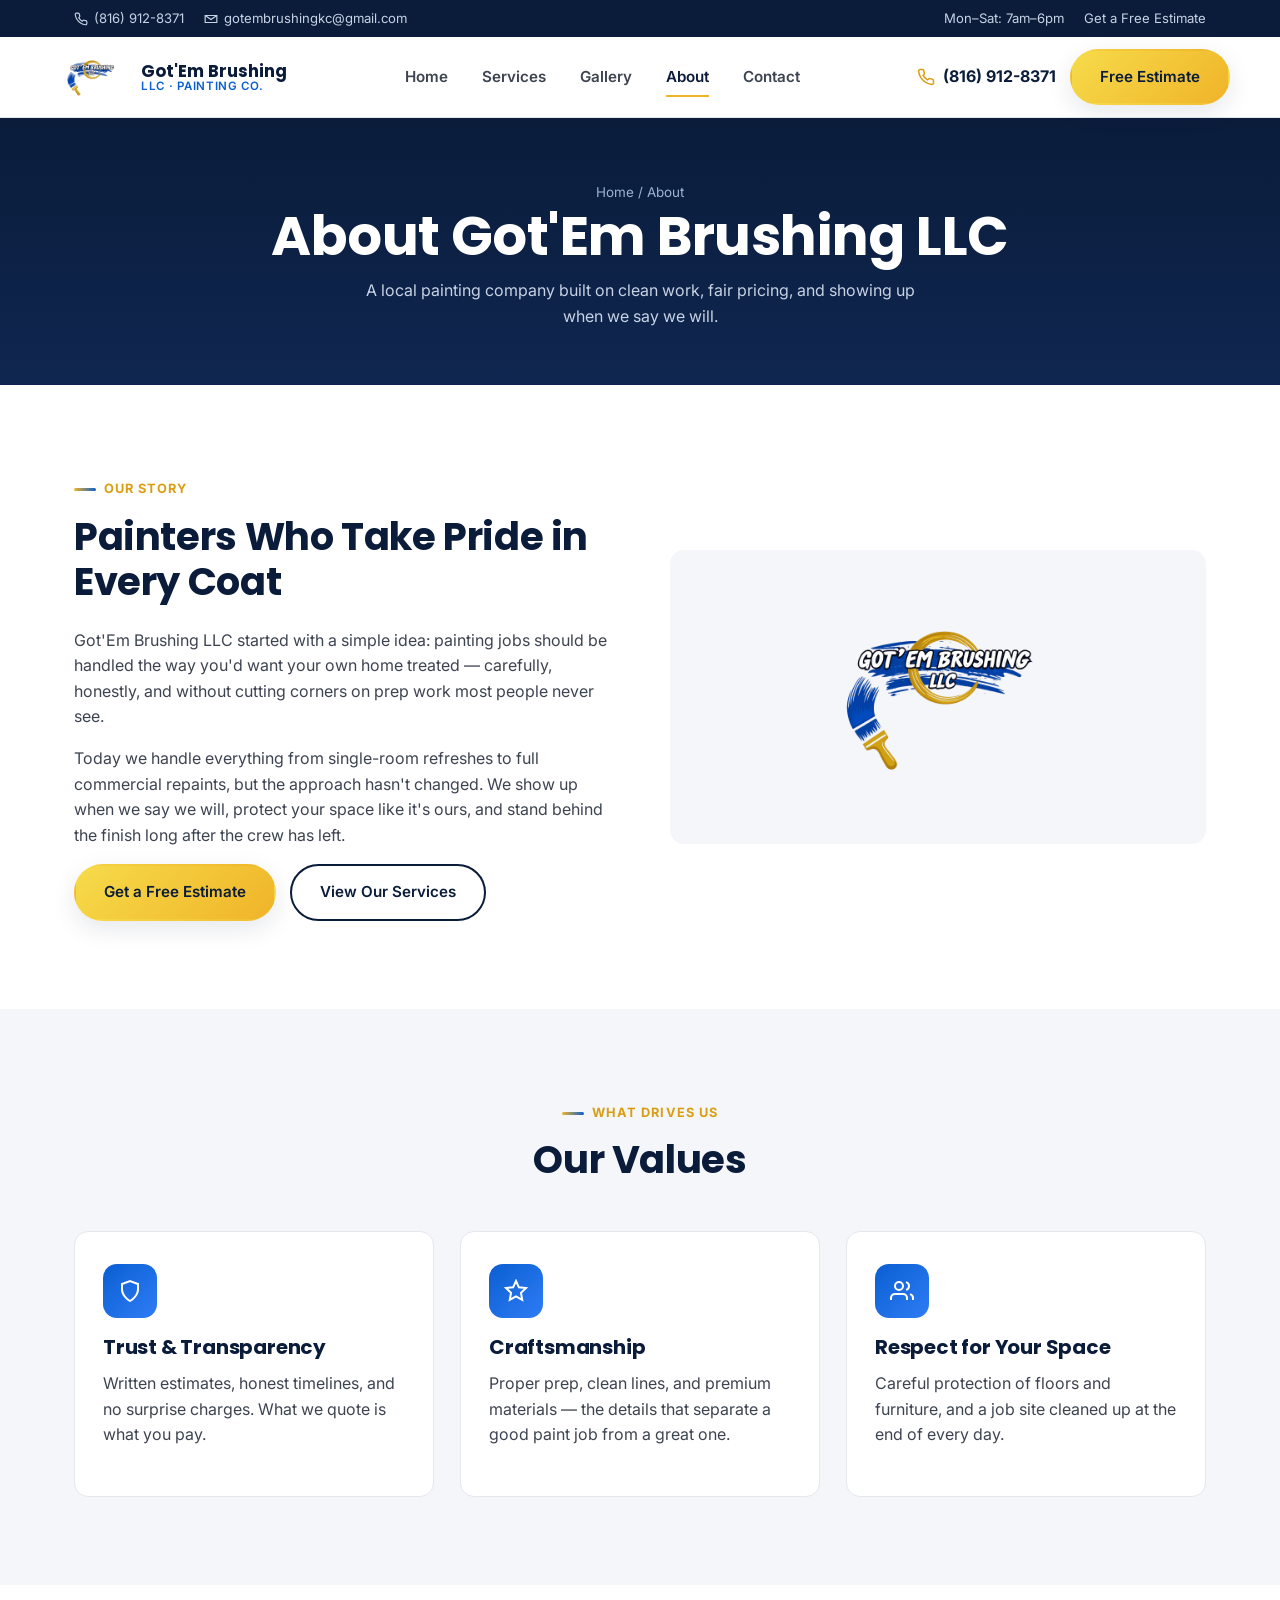
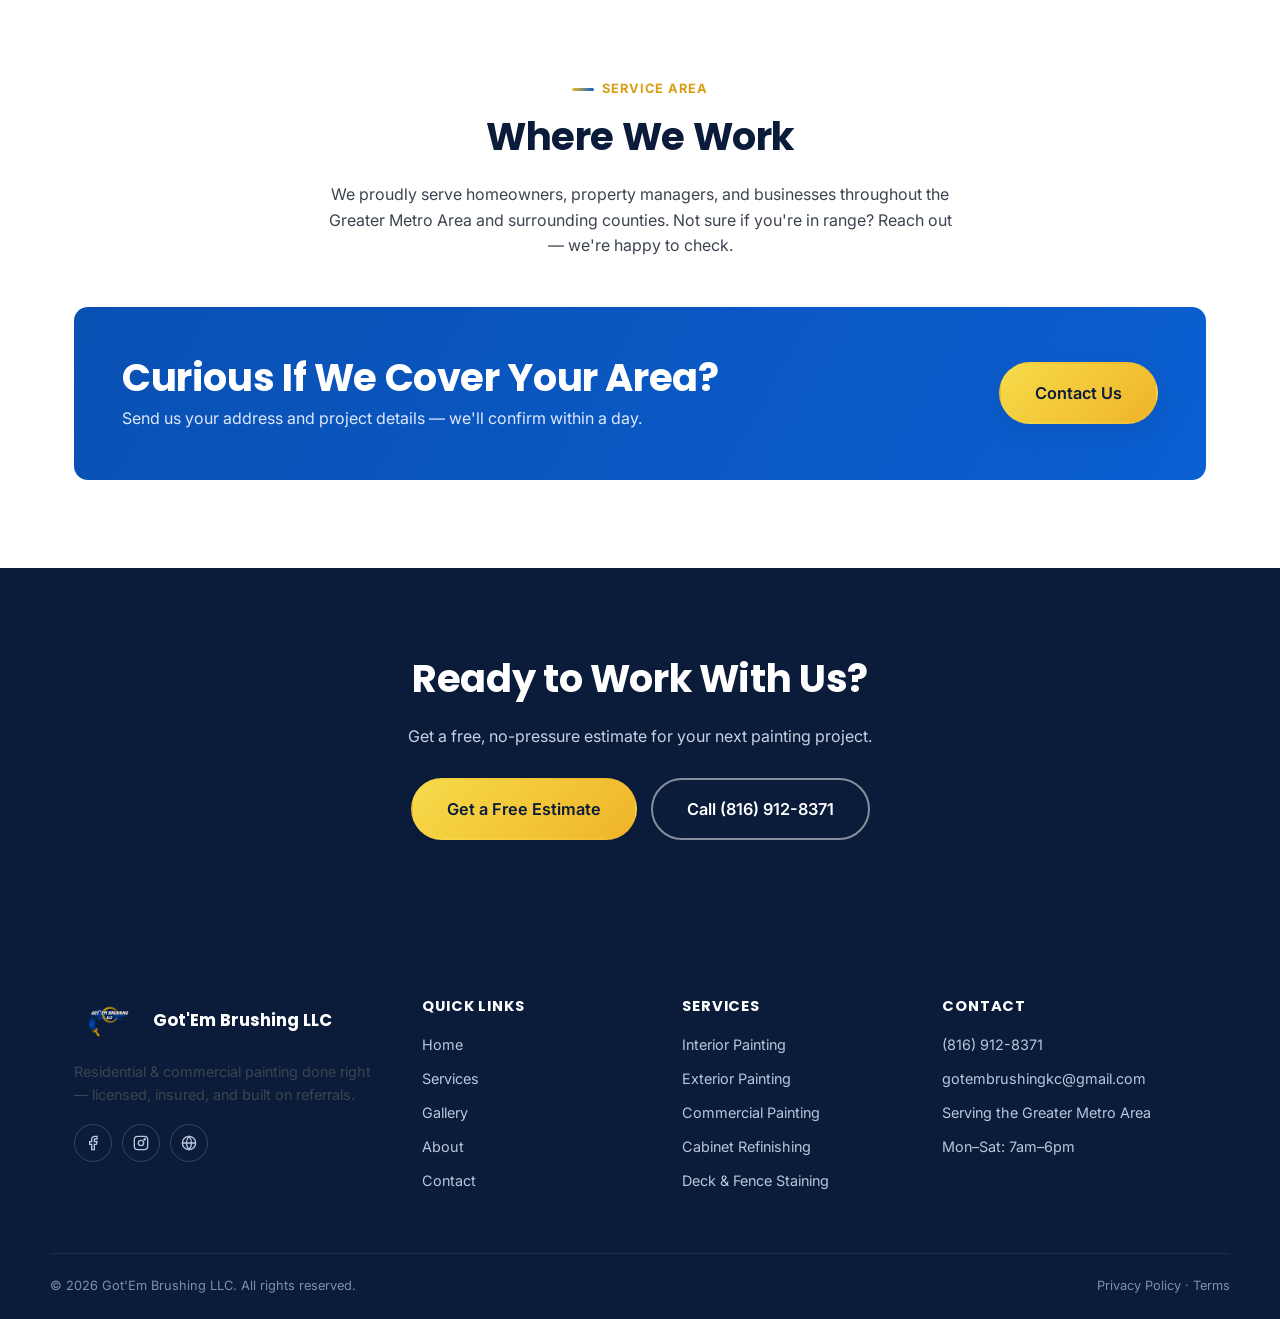
<file: gotem-brushing-site 6/about.html>
<!DOCTYPE html>
<html lang="en">
<head>
<meta charset="UTF-8">
<meta name="viewport" content="width=device-width, initial-scale=1.0">
<title>About Us | Got'Em Brushing LLC</title>
<meta name="description" content="Learn about Got'Em Brushing LLC — a licensed, insured residential and commercial painting company built on quality and trust.">
<link rel="icon" type="image/png" href="assets/images/favicon-32.png">
<link rel="preconnect" href="https://fonts.googleapis.com">
<link href="https://fonts.googleapis.com/css2?family=Inter:wght@400;500;600;700&family=Poppins:wght@600;700&display=swap" rel="stylesheet">
<link rel="stylesheet" href="css/style.css">
</head>
<body>

<div class="topbar">
  <div class="container">
    <div class="topbar-links">
      <span><svg width="14" height="14" viewBox="0 0 24 24" fill="none" stroke="currentColor" stroke-width="2"><path d="M22 16.92v3a2 2 0 0 1-2.18 2 19.79 19.79 0 0 1-8.63-3.07 19.5 19.5 0 0 1-6-6 19.79 19.79 0 0 1-3.07-8.67A2 2 0 0 1 4.11 2h3a2 2 0 0 1 2 1.72c.127.96.362 1.903.7 2.81a2 2 0 0 1-.45 2.11L8.09 9.91a16 16 0 0 0 6 6l1.27-1.27a2 2 0 0 1 2.11-.45c.907.338 1.85.573 2.81.7A2 2 0 0 1 22 16.92z"/></svg> (816) 912-8371</span>
      <span><svg width="14" height="14" viewBox="0 0 24 24" fill="none" stroke="currentColor" stroke-width="2"><path d="M22 6l-10 7L2 6"/><path d="M2 6h20v12H2z"/></svg> gotembrushingkc@gmail.com</span>
    </div>
    <div class="topbar-links">
      <span>Mon–Sat: 7am–6pm</span>
      <a href="contact.html">Get a Free Estimate</a>
    </div>
  </div>
</div>

<header class="site-header">
  <div class="container nav-wrap">
    <a href="index.html" class="brand">
      <img src="assets/images/logo.png" alt="Got'Em Brushing LLC logo">
      <span class="brand-text"><strong>Got'Em Brushing</strong><span>LLC · Painting Co.</span></span>
    </a>
    <nav class="nav-links">
      <a href="index.html">Home</a>
      <a href="services.html">Services</a>
      <a href="gallery.html">Gallery</a>
      <a href="about.html" class="active">About</a>
      <a href="contact.html">Contact</a>
    </nav>
    <div class="nav-cta">
      <a href="tel:+18169128371" class="nav-phone">
        <svg width="18" height="18" viewBox="0 0 24 24" fill="none" stroke="currentColor" stroke-width="2"><path d="M22 16.92v3a2 2 0 0 1-2.18 2 19.79 19.79 0 0 1-8.63-3.07 19.5 19.5 0 0 1-6-6 19.79 19.79 0 0 1-3.07-8.67A2 2 0 0 1 4.11 2h3a2 2 0 0 1 2 1.72c.127.96.362 1.903.7 2.81a2 2 0 0 1-.45 2.11L8.09 9.91a16 16 0 0 0 6 6l1.27-1.27a2 2 0 0 1 2.11-.45c.907.338 1.85.573 2.81.7A2 2 0 0 1 22 16.92z"/></svg>
        (816) 912-8371
      </a>
      <a href="contact.html" class="btn btn-primary">Free Estimate</a>
    </div>
    <button class="nav-toggle" aria-label="Toggle menu"><span></span></button>
  </div>
</header>

<section class="page-hero">
  <div class="container">
    <div class="breadcrumbs"><a href="index.html">Home</a> / About</div>
    <h1>About Got'Em Brushing LLC</h1>
    <p style="color:#c7d2e5;max-width:560px;margin:0 auto;">A local painting company built on clean work, fair pricing, and showing up when we say we will.</p>
  </div>
</section>

<section class="section">
  <div class="container grid-2" style="align-items:center;gap:60px;">
    <div class="reveal">
      <div class="eyebrow">Our Story</div>
      <h2>Painters Who Take Pride in Every Coat</h2>
      <p>Got'Em Brushing LLC started with a simple idea: painting jobs should be handled the way you'd want your own home treated — carefully, honestly, and without cutting corners on prep work most people never see.</p>
      <p>Today we handle everything from single-room refreshes to full commercial repaints, but the approach hasn't changed. We show up when we say we will, protect your space like it's ours, and stand behind the finish long after the crew has left.</p>
      <div class="hero-actions">
        <a href="contact.html" class="btn btn-primary">Get a Free Estimate</a>
        <a href="services.html" class="btn btn-outline-dark">View Our Services</a>
      </div>
    </div>
    <div class="reveal">
      <div class="glow" style="position:relative;display:flex;align-items:center;justify-content:center;background:var(--gray-100);border-radius:var(--radius);padding:40px;">
        <img src="assets/images/logo.png" alt="Got'Em Brushing LLC logo" style="max-width:320px;">
      </div>
    </div>
  </div>
</section>

<section class="section section-alt">
  <div class="container">
    <div class="section-head reveal">
      <div class="eyebrow">What Drives Us</div>
      <h2>Our Values</h2>
    </div>
    <div class="grid-3">
      <div class="card reveal">
        <div class="card-icon"><svg width="24" height="24" viewBox="0 0 24 24" fill="none" stroke="currentColor" stroke-width="2"><path d="M12 22s8-4.5 8-11.8V5l-8-3-8 3v5.2C4 17.5 12 22 12 22z"/></svg></div>
        <h3>Trust &amp; Transparency</h3>
        <p>Written estimates, honest timelines, and no surprise charges. What we quote is what you pay.</p>
      </div>
      <div class="card reveal">
        <div class="card-icon"><svg width="24" height="24" viewBox="0 0 24 24" fill="none" stroke="currentColor" stroke-width="2"><path d="M12 2l2.9 6.3L22 9l-5 4.9 1.2 6.9L12 17.3 5.8 20.8 7 13.9 2 9l7.1-.7z"/></svg></div>
        <h3>Craftsmanship</h3>
        <p>Proper prep, clean lines, and premium materials — the details that separate a good paint job from a great one.</p>
      </div>
      <div class="card reveal">
        <div class="card-icon"><svg width="24" height="24" viewBox="0 0 24 24" fill="none" stroke="currentColor" stroke-width="2"><path d="M17 21v-2a4 4 0 0 0-4-4H5a4 4 0 0 0-4 4v2"/><circle cx="9" cy="7" r="4"/><path d="M23 21v-2a4 4 0 0 0-3-3.87M16 3.13a4 4 0 0 1 0 7.75"/></svg></div>
        <h3>Respect for Your Space</h3>
        <p>Careful protection of floors and furniture, and a job site cleaned up at the end of every day.</p>
      </div>
    </div>
  </div>
</section>

<section class="section">
  <div class="container">
    <div class="section-head reveal">
      <div class="eyebrow">Service Area</div>
      <h2>Where We Work</h2>
      <p>We proudly serve homeowners, property managers, and businesses throughout the Greater Metro Area and surrounding counties. Not sure if you're in range? Reach out — we're happy to check.</p>
    </div>
    <div class="cta-band reveal">
      <div>
        <h2 style="margin-bottom:6px;">Curious If We Cover Your Area?</h2>
        <p>Send us your address and project details — we'll confirm within a day.</p>
      </div>
      <a href="contact.html" class="btn btn-primary btn-lg">Contact Us</a>
    </div>
  </div>
</section>

<section class="section section-navy">
  <div class="container text-center reveal">
    <h2>Ready to Work With Us?</h2>
    <p style="max-width:520px;margin:0 auto 28px;">Get a free, no-pressure estimate for your next painting project.</p>
    <div class="hero-actions" style="justify-content:center;">
      <a href="contact.html" class="btn btn-primary btn-lg">Get a Free Estimate</a>
      <a href="tel:+18169128371" class="btn btn-outline btn-lg">Call (816) 912-8371</a>
    </div>
  </div>
</section>

<footer class="site-footer">
  <div class="container footer-grid">
    <div>
      <div class="footer-brand">
        <img src="assets/images/logo.png" alt="Got'Em Brushing LLC logo">
        <strong>Got'Em Brushing LLC</strong>
      </div>
      <p style="font-size:.9rem;">Residential &amp; commercial painting done right — licensed, insured, and built on referrals.</p>
      <div class="footer-social">
        <a href="#" aria-label="Facebook"><svg width="16" height="16" viewBox="0 0 24 24" fill="none" stroke="currentColor" stroke-width="2"><path d="M18 2h-3a5 5 0 0 0-5 5v3H7v4h3v8h4v-8h3l1-4h-4V7a1 1 0 0 1 1-1h3z"/></svg></a>
        <a href="#" aria-label="Instagram"><svg width="16" height="16" viewBox="0 0 24 24" fill="none" stroke="currentColor" stroke-width="2"><rect x="2" y="2" width="20" height="20" rx="5"/><circle cx="12" cy="12" r="4"/><circle cx="17.5" cy="6.5" r="1"/></svg></a>
        <a href="#" aria-label="Google"><svg width="16" height="16" viewBox="0 0 24 24" fill="none" stroke="currentColor" stroke-width="2"><circle cx="12" cy="12" r="10"/><path d="M2 12h20M12 2a15 15 0 0 1 0 20 15 15 0 0 1 0-20z"/></svg></a>
      </div>
    </div>
    <div>
      <h4>Quick Links</h4>
      <ul>
        <li><a href="index.html">Home</a></li>
        <li><a href="services.html">Services</a></li>
        <li><a href="gallery.html">Gallery</a></li>
        <li><a href="about.html">About</a></li>
        <li><a href="contact.html">Contact</a></li>
      </ul>
    </div>
    <div>
      <h4>Services</h4>
      <ul>
        <li><a href="services.html">Interior Painting</a></li>
        <li><a href="services.html">Exterior Painting</a></li>
        <li><a href="services.html">Commercial Painting</a></li>
        <li><a href="services.html">Cabinet Refinishing</a></li>
        <li><a href="services.html">Deck &amp; Fence Staining</a></li>
      </ul>
    </div>
    <div>
      <h4>Contact</h4>
      <ul>
        <li><a href="tel:+18169128371">(816) 912-8371</a></li>
        <li><a href="mailto:gotembrushingkc@gmail.com">gotembrushingkc@gmail.com</a></li>
        <li>Serving the Greater Metro Area</li>
        <li>Mon–Sat: 7am–6pm</li>
      </ul>
    </div>
  </div>
  <div class="container footer-bottom">
    <span>© <span class="current-year">2026</span> Got'Em Brushing LLC. All rights reserved.</span>
    <span><a href="#">Privacy Policy</a> · <a href="#">Terms</a></span>
  </div>
</footer>

<div class="mobile-call-bar">
  <a href="tel:+18169128371">
    <svg width="18" height="18" viewBox="0 0 24 24" fill="none" stroke="currentColor" stroke-width="2"><path d="M22 16.92v3a2 2 0 0 1-2.18 2 19.79 19.79 0 0 1-8.63-3.07 19.5 19.5 0 0 1-6-6 19.79 19.79 0 0 1-3.07-8.67A2 2 0 0 1 4.11 2h3a2 2 0 0 1 2 1.72c.127.96.362 1.903.7 2.81a2 2 0 0 1-.45 2.11L8.09 9.91a16 16 0 0 0 6 6l1.27-1.27a2 2 0 0 1 2.11-.45c.907.338 1.85.573 2.81.7A2 2 0 0 1 22 16.92z"/></svg>
    Call Now — Free Estimate
  </a>
</div>

<button class="back-to-top" aria-label="Back to top">
  <svg width="18" height="18" viewBox="0 0 24 24" fill="none" stroke="currentColor" stroke-width="2"><path d="M12 19V5M5 12l7-7 7 7"/></svg>
</button>

<script src="js/main.js"></script>
</body>
</html>
</file>
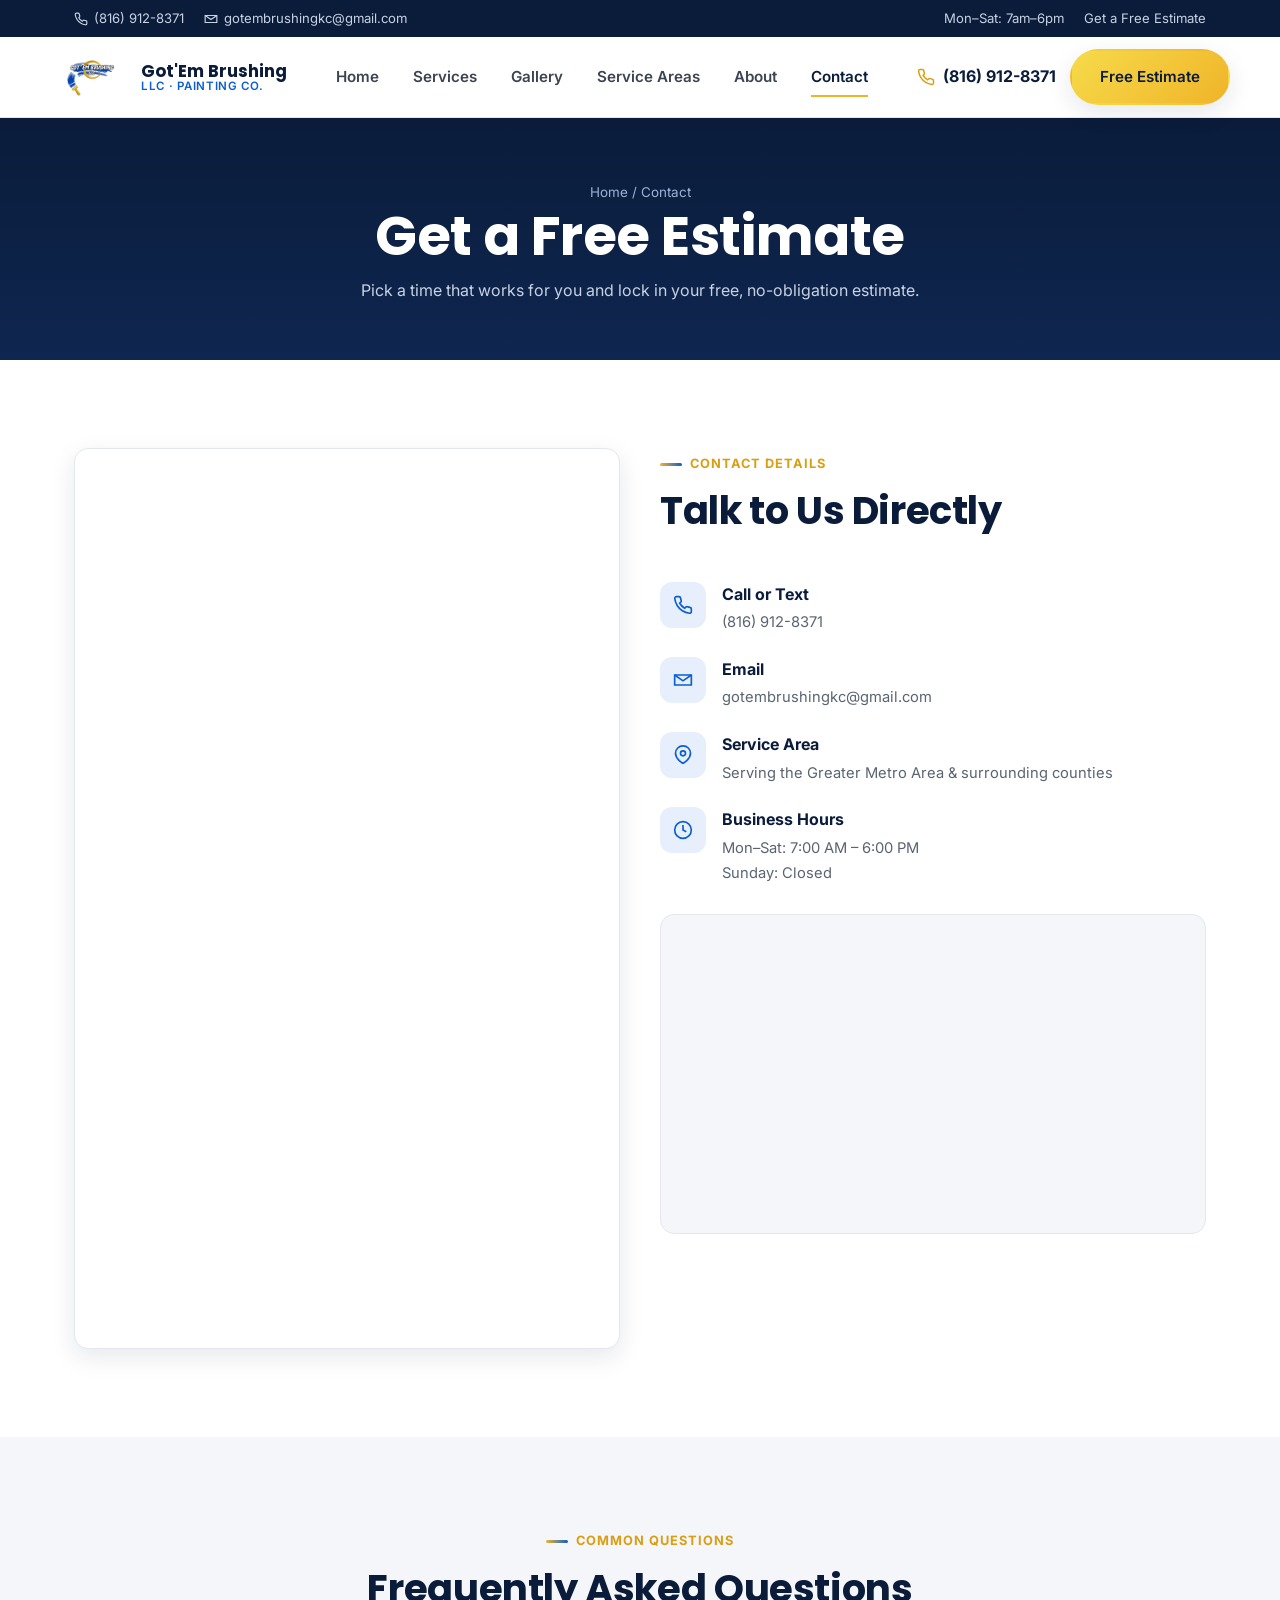
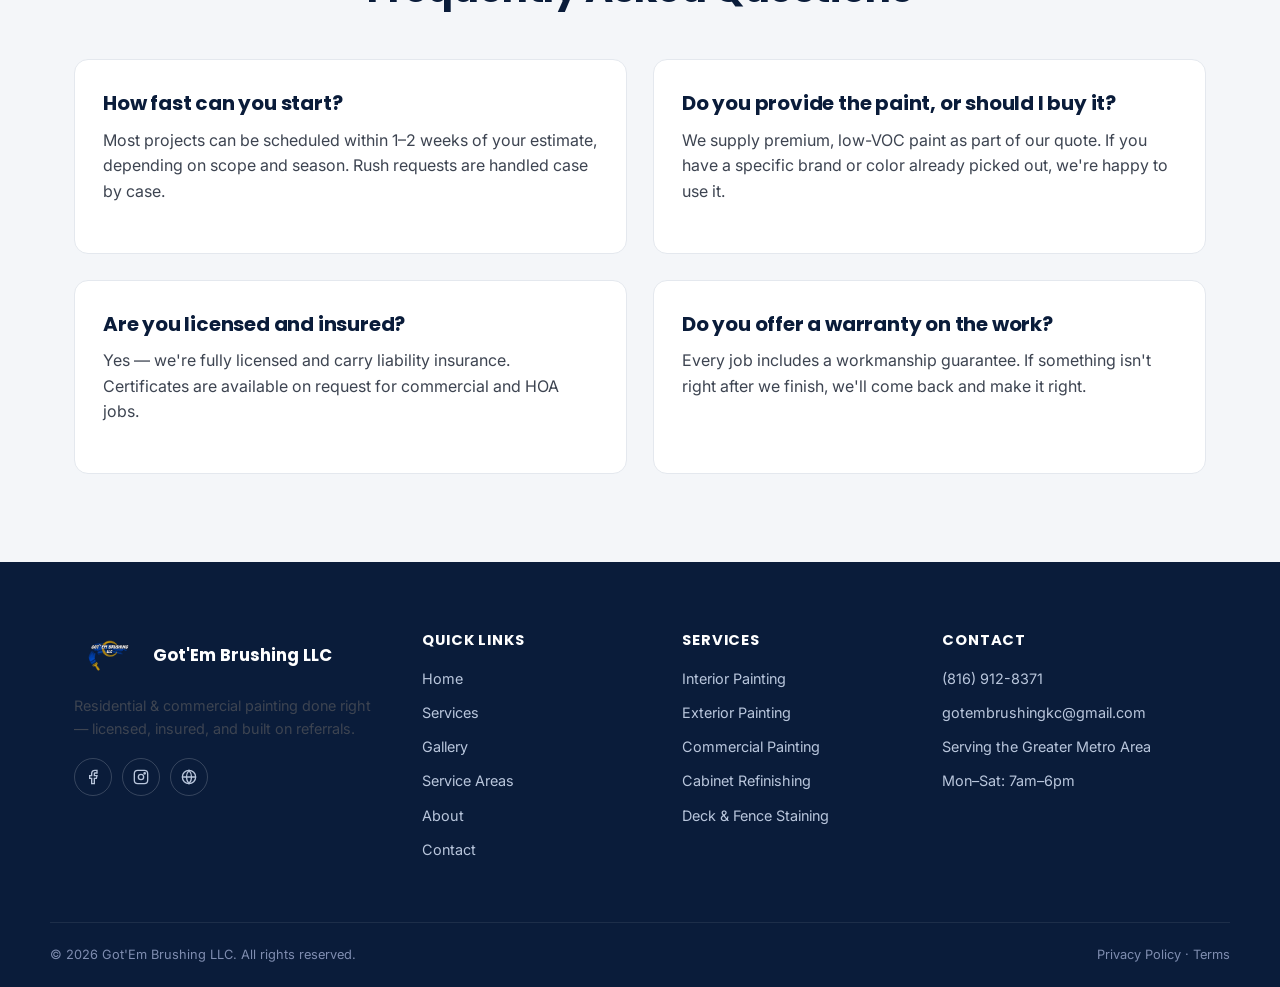
<file: gotem-brushing-site 6/contact.html>
<!DOCTYPE html>
<html lang="en">
<head>
<meta charset="UTF-8">
<meta name="viewport" content="width=device-width, initial-scale=1.0">
<title>Contact | Got'Em Brushing LLC</title>
<meta name="description" content="Request a free painting estimate from Got'Em Brushing LLC. Call, email, or fill out our contact form.">
<link rel="icon" type="image/png" href="assets/images/favicon-32.png">
<link rel="preconnect" href="https://fonts.googleapis.com">
<link href="https://fonts.googleapis.com/css2?family=Inter:wght@400;500;600;700&family=Poppins:wght@600;700&display=swap" rel="stylesheet">
<link rel="stylesheet" href="css/style.css">
</head>
<body>

<div class="topbar">
  <div class="container">
    <div class="topbar-links">
      <span><svg width="14" height="14" viewBox="0 0 24 24" fill="none" stroke="currentColor" stroke-width="2"><path d="M22 16.92v3a2 2 0 0 1-2.18 2 19.79 19.79 0 0 1-8.63-3.07 19.5 19.5 0 0 1-6-6 19.79 19.79 0 0 1-3.07-8.67A2 2 0 0 1 4.11 2h3a2 2 0 0 1 2 1.72c.127.96.362 1.903.7 2.81a2 2 0 0 1-.45 2.11L8.09 9.91a16 16 0 0 0 6 6l1.27-1.27a2 2 0 0 1 2.11-.45c.907.338 1.85.573 2.81.7A2 2 0 0 1 22 16.92z"/></svg> (816) 912-8371</span>
      <span><svg width="14" height="14" viewBox="0 0 24 24" fill="none" stroke="currentColor" stroke-width="2"><path d="M22 6l-10 7L2 6"/><path d="M2 6h20v12H2z"/></svg> gotembrushingkc@gmail.com</span>
    </div>
    <div class="topbar-links">
      <span>Mon–Sat: 7am–6pm</span>
      <a href="contact.html">Get a Free Estimate</a>
    </div>
  </div>
</div>

<header class="site-header">
  <div class="container nav-wrap">
    <a href="index.html" class="brand">
      <img src="assets/images/logo.png" alt="Got'Em Brushing LLC logo">
      <span class="brand-text"><strong>Got'Em Brushing</strong><span>LLC · Painting Co.</span></span>
    </a>
    <nav class="nav-links">
      <a href="index.html">Home</a>
      <a href="services.html">Services</a>
      <a href="gallery.html">Gallery</a>
      <a href="service-areas.html">Service Areas</a>
      <a href="about.html">About</a>
      <a href="contact.html" class="active">Contact</a>
    </nav>
    <div class="nav-cta">
      <a href="tel:+18169128371" class="nav-phone">
        <svg width="18" height="18" viewBox="0 0 24 24" fill="none" stroke="currentColor" stroke-width="2"><path d="M22 16.92v3a2 2 0 0 1-2.18 2 19.79 19.79 0 0 1-8.63-3.07 19.5 19.5 0 0 1-6-6 19.79 19.79 0 0 1-3.07-8.67A2 2 0 0 1 4.11 2h3a2 2 0 0 1 2 1.72c.127.96.362 1.903.7 2.81a2 2 0 0 1-.45 2.11L8.09 9.91a16 16 0 0 0 6 6l1.27-1.27a2 2 0 0 1 2.11-.45c.907.338 1.85.573 2.81.7A2 2 0 0 1 22 16.92z"/></svg>
        (816) 912-8371
      </a>
      <a href="contact.html" class="btn btn-primary">Free Estimate</a>
    </div>
    <button class="nav-toggle" aria-label="Toggle menu"><span></span></button>
  </div>
</header>

<section class="page-hero">
  <div class="container">
    <div class="breadcrumbs"><a href="index.html">Home</a> / Contact</div>
    <h1>Get a Free Estimate</h1>
    <p style="color:#c7d2e5;max-width:560px;margin:0 auto;">Pick a time that works for you and lock in your free, no-obligation estimate.</p>
  </div>
</section>

<section class="section">
  <div class="container grid-2" style="align-items:flex-start;gap:40px;">

    <div class="reveal">
      <div class="form-card">
        <iframe src="https://api.leadconnectorhq.com/widget/booking/5ItWPqZnOYiWId1O73q8" allow="payment" style="width: 100%;height:820px;border:none;overflow: hidden;border-radius:8px;" scrolling="no" id="5ItWPqZnOYiWId1O73q8_1785346264554"></iframe>
      </div>
    </div>

    <div class="reveal">
      <div class="section-head left mt-0">
        <div class="eyebrow">Contact Details</div>
        <h2>Talk to Us Directly</h2>
      </div>
      <div class="contact-info-list">
        <div class="contact-info-item">
          <div class="ico"><svg width="20" height="20" viewBox="0 0 24 24" fill="none" stroke="currentColor" stroke-width="2"><path d="M22 16.92v3a2 2 0 0 1-2.18 2 19.79 19.79 0 0 1-8.63-3.07 19.5 19.5 0 0 1-6-6 19.79 19.79 0 0 1-3.07-8.67A2 2 0 0 1 4.11 2h3a2 2 0 0 1 2 1.72c.127.96.362 1.903.7 2.81a2 2 0 0 1-.45 2.11L8.09 9.91a16 16 0 0 0 6 6l1.27-1.27a2 2 0 0 1 2.11-.45c.907.338 1.85.573 2.81.7A2 2 0 0 1 22 16.92z"/></svg></div>
          <div><strong>Call or Text</strong><a href="tel:+18169128371">(816) 912-8371</a></div>
        </div>
        <div class="contact-info-item">
          <div class="ico"><svg width="20" height="20" viewBox="0 0 24 24" fill="none" stroke="currentColor" stroke-width="2"><path d="M22 6l-10 7L2 6"/><path d="M2 6h20v12H2z"/></svg></div>
          <div><strong>Email</strong><a href="mailto:gotembrushingkc@gmail.com">gotembrushingkc@gmail.com</a></div>
        </div>
        <div class="contact-info-item">
          <div class="ico"><svg width="20" height="20" viewBox="0 0 24 24" fill="none" stroke="currentColor" stroke-width="2"><path d="M21 10c0 7-9 12-9 12s-9-5-9-12a9 9 0 0 1 18 0z"/><circle cx="12" cy="10" r="3"/></svg></div>
          <div><strong>Service Area</strong><span>Serving the Greater Metro Area &amp; surrounding counties</span></div>
        </div>
        <div class="contact-info-item">
          <div class="ico"><svg width="20" height="20" viewBox="0 0 24 24" fill="none" stroke="currentColor" stroke-width="2"><circle cx="12" cy="12" r="10"/><path d="M12 6v6l4 2"/></svg></div>
          <div><strong>Business Hours</strong><span>Mon–Sat: 7:00 AM – 6:00 PM<br>Sunday: Closed</span></div>
        </div>
      </div>

      <div class="map-embed" style="margin-top:28px;">
        <iframe
          src="https://maps.google.com/maps?q=Kansas+City,+MO&z=10&output=embed"
          title="Got'Em Brushing LLC service area — Kansas City, MO"
          loading="lazy"
          referrerpolicy="no-referrer-when-downgrade">
        </iframe>
      </div>
    </div>

  </div>
</section>

<section class="section section-alt">
  <div class="container">
    <div class="section-head reveal">
      <div class="eyebrow">Common Questions</div>
      <h2>Frequently Asked Questions</h2>
    </div>
    <div class="grid-2">
      <div class="card reveal">
        <h3>How fast can you start?</h3>
        <p>Most projects can be scheduled within 1–2 weeks of your estimate, depending on scope and season. Rush requests are handled case by case.</p>
      </div>
      <div class="card reveal">
        <h3>Do you provide the paint, or should I buy it?</h3>
        <p>We supply premium, low-VOC paint as part of our quote. If you have a specific brand or color already picked out, we're happy to use it.</p>
      </div>
      <div class="card reveal">
        <h3>Are you licensed and insured?</h3>
        <p>Yes — we're fully licensed and carry liability insurance. Certificates are available on request for commercial and HOA jobs.</p>
      </div>
      <div class="card reveal">
        <h3>Do you offer a warranty on the work?</h3>
        <p>Every job includes a workmanship guarantee. If something isn't right after we finish, we'll come back and make it right.</p>
      </div>
    </div>
  </div>
</section>

<footer class="site-footer">
  <div class="container footer-grid">
    <div>
      <div class="footer-brand">
        <img src="assets/images/logo.png" alt="Got'Em Brushing LLC logo">
        <strong>Got'Em Brushing LLC</strong>
      </div>
      <p style="font-size:.9rem;">Residential &amp; commercial painting done right — licensed, insured, and built on referrals.</p>
      <div class="footer-social">
        <a href="#" aria-label="Facebook"><svg width="16" height="16" viewBox="0 0 24 24" fill="none" stroke="currentColor" stroke-width="2"><path d="M18 2h-3a5 5 0 0 0-5 5v3H7v4h3v8h4v-8h3l1-4h-4V7a1 1 0 0 1 1-1h3z"/></svg></a>
        <a href="#" aria-label="Instagram"><svg width="16" height="16" viewBox="0 0 24 24" fill="none" stroke="currentColor" stroke-width="2"><rect x="2" y="2" width="20" height="20" rx="5"/><circle cx="12" cy="12" r="4"/><circle cx="17.5" cy="6.5" r="1"/></svg></a>
        <a href="#" aria-label="Google"><svg width="16" height="16" viewBox="0 0 24 24" fill="none" stroke="currentColor" stroke-width="2"><circle cx="12" cy="12" r="10"/><path d="M2 12h20M12 2a15 15 0 0 1 0 20 15 15 0 0 1 0-20z"/></svg></a>
      </div>
    </div>
    <div>
      <h4>Quick Links</h4>
      <ul>
        <li><a href="index.html">Home</a></li>
        <li><a href="services.html">Services</a></li>
        <li><a href="gallery.html">Gallery</a></li>
        <li><a href="service-areas.html">Service Areas</a></li>
        <li><a href="about.html">About</a></li>
        <li><a href="contact.html">Contact</a></li>
      </ul>
    </div>
    <div>
      <h4>Services</h4>
      <ul>
        <li><a href="services.html">Interior Painting</a></li>
        <li><a href="services.html">Exterior Painting</a></li>
        <li><a href="services.html">Commercial Painting</a></li>
        <li><a href="services.html">Cabinet Refinishing</a></li>
        <li><a href="services.html">Deck &amp; Fence Staining</a></li>
      </ul>
    </div>
    <div>
      <h4>Contact</h4>
      <ul>
        <li><a href="tel:+18169128371">(816) 912-8371</a></li>
        <li><a href="mailto:gotembrushingkc@gmail.com">gotembrushingkc@gmail.com</a></li>
        <li>Serving the Greater Metro Area</li>
        <li>Mon–Sat: 7am–6pm</li>
      </ul>
    </div>
  </div>
  <div class="container footer-bottom">
    <span>© <span class="current-year">2026</span> Got'Em Brushing LLC. All rights reserved.</span>
    <span><a href="#">Privacy Policy</a> · <a href="#">Terms</a></span>
  </div>
</footer>

<div class="mobile-call-bar">
  <a href="tel:+18169128371">
    <svg width="18" height="18" viewBox="0 0 24 24" fill="none" stroke="currentColor" stroke-width="2"><path d="M22 16.92v3a2 2 0 0 1-2.18 2 19.79 19.79 0 0 1-8.63-3.07 19.5 19.5 0 0 1-6-6 19.79 19.79 0 0 1-3.07-8.67A2 2 0 0 1 4.11 2h3a2 2 0 0 1 2 1.72c.127.96.362 1.903.7 2.81a2 2 0 0 1-.45 2.11L8.09 9.91a16 16 0 0 0 6 6l1.27-1.27a2 2 0 0 1 2.11-.45c.907.338 1.85.573 2.81.7A2 2 0 0 1 22 16.92z"/></svg>
    Call Now — Free Estimate
  </a>
</div>

<button class="back-to-top" aria-label="Back to top">
  <svg width="18" height="18" viewBox="0 0 24 24" fill="none" stroke="currentColor" stroke-width="2"><path d="M12 19V5M5 12l7-7 7 7"/></svg>
</button>

<script src="js/main.js"></script>
<script src="https://link.msgsndr.com/js/form_embed.js"></script>
</body>
</html>
</file>
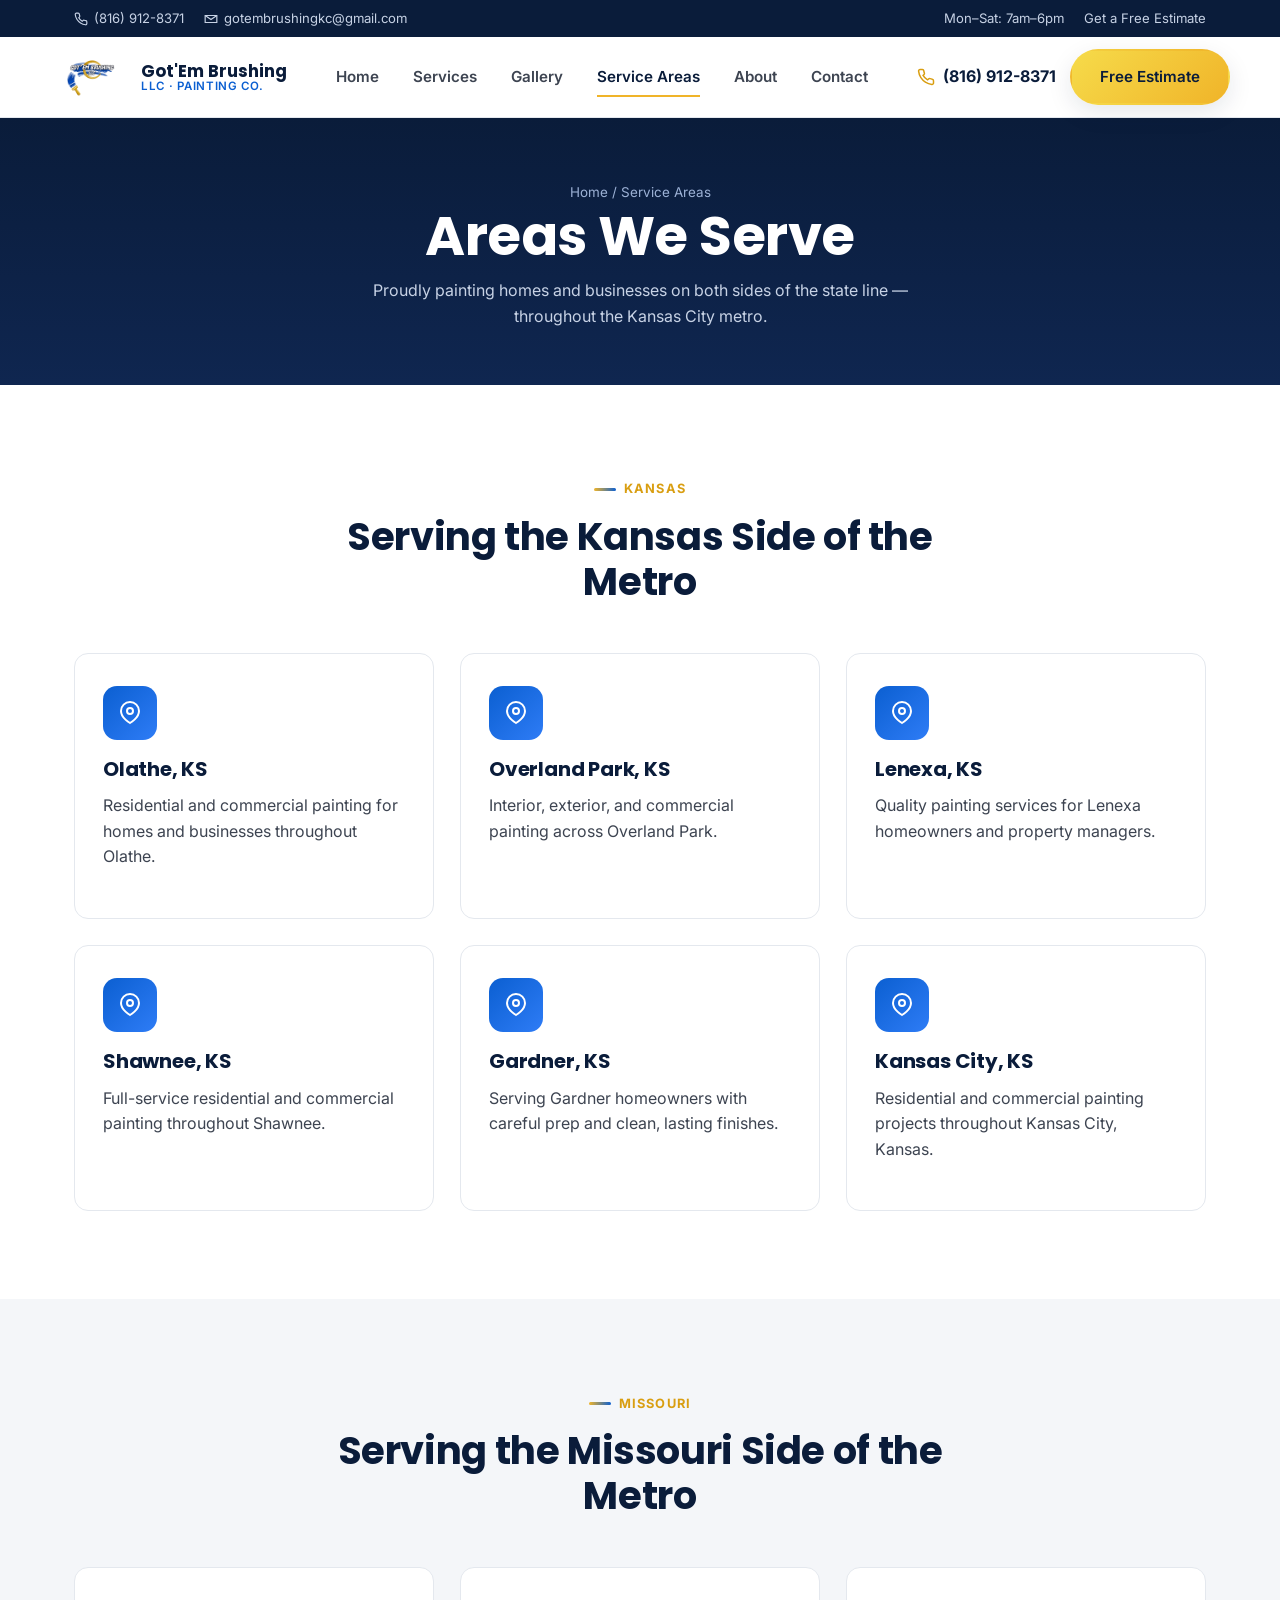
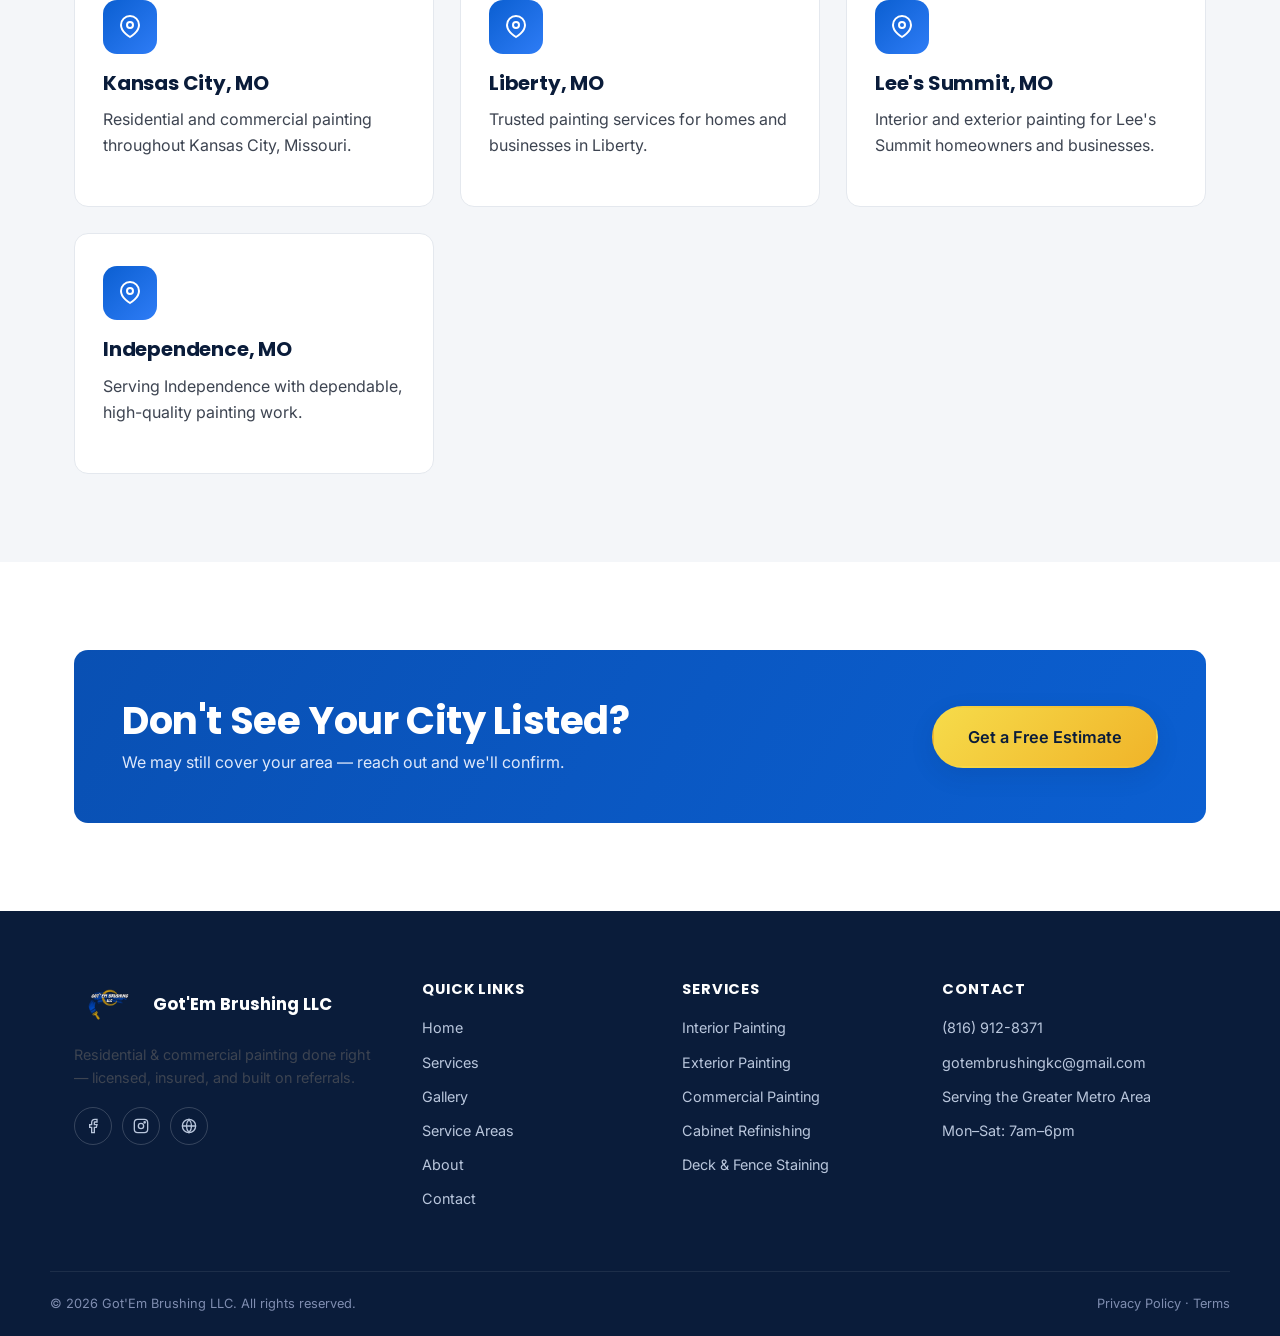
<file: gotem-brushing-site 6/service-areas.html>
<!DOCTYPE html>
<html lang="en">
<head>
<meta charset="UTF-8">
<meta name="viewport" content="width=device-width, initial-scale=1.0">
<title>Service Areas | Got'Em Brushing LLC</title>
<meta name="description" content="Got'Em Brushing LLC provides residential and commercial painting throughout the Kansas City metro, including Olathe, Overland Park, Lenexa, Shawnee, Gardner, Kansas City KS, Kansas City MO, Liberty, Lee's Summit, and Independence.">
<link rel="icon" type="image/png" href="assets/images/favicon-32.png">
<link rel="preconnect" href="https://fonts.googleapis.com">
<link href="https://fonts.googleapis.com/css2?family=Inter:wght@400;500;600;700&family=Poppins:wght@600;700&display=swap" rel="stylesheet">
<link rel="stylesheet" href="css/style.css">
</head>
<body>

<div class="topbar">
  <div class="container">
    <div class="topbar-links">
      <span><svg width="14" height="14" viewBox="0 0 24 24" fill="none" stroke="currentColor" stroke-width="2"><path d="M22 16.92v3a2 2 0 0 1-2.18 2 19.79 19.79 0 0 1-8.63-3.07 19.5 19.5 0 0 1-6-6 19.79 19.79 0 0 1-3.07-8.67A2 2 0 0 1 4.11 2h3a2 2 0 0 1 2 1.72c.127.96.362 1.903.7 2.81a2 2 0 0 1-.45 2.11L8.09 9.91a16 16 0 0 0 6 6l1.27-1.27a2 2 0 0 1 2.11-.45c.907.338 1.85.573 2.81.7A2 2 0 0 1 22 16.92z"/></svg> (816) 912-8371</span>
      <span><svg width="14" height="14" viewBox="0 0 24 24" fill="none" stroke="currentColor" stroke-width="2"><path d="M22 6l-10 7L2 6"/><path d="M2 6h20v12H2z"/></svg> gotembrushingkc@gmail.com</span>
    </div>
    <div class="topbar-links">
      <span>Mon–Sat: 7am–6pm</span>
      <a href="contact.html">Get a Free Estimate</a>
    </div>
  </div>
</div>

<header class="site-header">
  <div class="container nav-wrap">
    <a href="index.html" class="brand">
      <img src="assets/images/logo.png" alt="Got'Em Brushing LLC logo">
      <span class="brand-text"><strong>Got'Em Brushing</strong><span>LLC · Painting Co.</span></span>
    </a>
    <nav class="nav-links">
      <a href="index.html">Home</a>
      <a href="services.html">Services</a>
      <a href="gallery.html">Gallery</a>
      <a href="service-areas.html" class="active">Service Areas</a>
      <a href="about.html">About</a>
      <a href="contact.html">Contact</a>
    </nav>
    <div class="nav-cta">
      <a href="tel:+18169128371" class="nav-phone">
        <svg width="18" height="18" viewBox="0 0 24 24" fill="none" stroke="currentColor" stroke-width="2"><path d="M22 16.92v3a2 2 0 0 1-2.18 2 19.79 19.79 0 0 1-8.63-3.07 19.5 19.5 0 0 1-6-6 19.79 19.79 0 0 1-3.07-8.67A2 2 0 0 1 4.11 2h3a2 2 0 0 1 2 1.72c.127.96.362 1.903.7 2.81a2 2 0 0 1-.45 2.11L8.09 9.91a16 16 0 0 0 6 6l1.27-1.27a2 2 0 0 1 2.11-.45c.907.338 1.85.573 2.81.7A2 2 0 0 1 22 16.92z"/></svg>
        (816) 912-8371
      </a>
      <a href="contact.html" class="btn btn-primary">Free Estimate</a>
    </div>
    <button class="nav-toggle" aria-label="Toggle menu"><span></span></button>
  </div>
</header>

<section class="page-hero">
  <div class="container">
    <div class="breadcrumbs"><a href="index.html">Home</a> / Service Areas</div>
    <h1>Areas We Serve</h1>
    <p style="color:#c7d2e5;max-width:620px;margin:0 auto;">Proudly painting homes and businesses on both sides of the state line — throughout the Kansas City metro.</p>
  </div>
</section>

<section class="section">
  <div class="container">
    <div class="section-head reveal">
      <div class="eyebrow">Kansas</div>
      <h2>Serving the Kansas Side of the Metro</h2>
    </div>
    <div class="grid-3">
      <div class="card reveal">
        <div class="card-icon"><svg width="24" height="24" viewBox="0 0 24 24" fill="none" stroke="currentColor" stroke-width="2"><path d="M21 10c0 7-9 12-9 12s-9-5-9-12a9 9 0 0 1 18 0z"/><circle cx="12" cy="10" r="3"/></svg></div>
        <h3>Olathe, KS</h3>
        <p>Residential and commercial painting for homes and businesses throughout Olathe.</p>
      </div>
      <div class="card reveal">
        <div class="card-icon"><svg width="24" height="24" viewBox="0 0 24 24" fill="none" stroke="currentColor" stroke-width="2"><path d="M21 10c0 7-9 12-9 12s-9-5-9-12a9 9 0 0 1 18 0z"/><circle cx="12" cy="10" r="3"/></svg></div>
        <h3>Overland Park, KS</h3>
        <p>Interior, exterior, and commercial painting across Overland Park.</p>
      </div>
      <div class="card reveal">
        <div class="card-icon"><svg width="24" height="24" viewBox="0 0 24 24" fill="none" stroke="currentColor" stroke-width="2"><path d="M21 10c0 7-9 12-9 12s-9-5-9-12a9 9 0 0 1 18 0z"/><circle cx="12" cy="10" r="3"/></svg></div>
        <h3>Lenexa, KS</h3>
        <p>Quality painting services for Lenexa homeowners and property managers.</p>
      </div>
      <div class="card reveal">
        <div class="card-icon"><svg width="24" height="24" viewBox="0 0 24 24" fill="none" stroke="currentColor" stroke-width="2"><path d="M21 10c0 7-9 12-9 12s-9-5-9-12a9 9 0 0 1 18 0z"/><circle cx="12" cy="10" r="3"/></svg></div>
        <h3>Shawnee, KS</h3>
        <p>Full-service residential and commercial painting throughout Shawnee.</p>
      </div>
      <div class="card reveal">
        <div class="card-icon"><svg width="24" height="24" viewBox="0 0 24 24" fill="none" stroke="currentColor" stroke-width="2"><path d="M21 10c0 7-9 12-9 12s-9-5-9-12a9 9 0 0 1 18 0z"/><circle cx="12" cy="10" r="3"/></svg></div>
        <h3>Gardner, KS</h3>
        <p>Serving Gardner homeowners with careful prep and clean, lasting finishes.</p>
      </div>
      <div class="card reveal">
        <div class="card-icon"><svg width="24" height="24" viewBox="0 0 24 24" fill="none" stroke="currentColor" stroke-width="2"><path d="M21 10c0 7-9 12-9 12s-9-5-9-12a9 9 0 0 1 18 0z"/><circle cx="12" cy="10" r="3"/></svg></div>
        <h3>Kansas City, KS</h3>
        <p>Residential and commercial painting projects throughout Kansas City, Kansas.</p>
      </div>
    </div>
  </div>
</section>

<section class="section section-alt">
  <div class="container">
    <div class="section-head reveal">
      <div class="eyebrow">Missouri</div>
      <h2>Serving the Missouri Side of the Metro</h2>
    </div>
    <div class="grid-3">
      <div class="card reveal">
        <div class="card-icon"><svg width="24" height="24" viewBox="0 0 24 24" fill="none" stroke="currentColor" stroke-width="2"><path d="M21 10c0 7-9 12-9 12s-9-5-9-12a9 9 0 0 1 18 0z"/><circle cx="12" cy="10" r="3"/></svg></div>
        <h3>Kansas City, MO</h3>
        <p>Residential and commercial painting throughout Kansas City, Missouri.</p>
      </div>
      <div class="card reveal">
        <div class="card-icon"><svg width="24" height="24" viewBox="0 0 24 24" fill="none" stroke="currentColor" stroke-width="2"><path d="M21 10c0 7-9 12-9 12s-9-5-9-12a9 9 0 0 1 18 0z"/><circle cx="12" cy="10" r="3"/></svg></div>
        <h3>Liberty, MO</h3>
        <p>Trusted painting services for homes and businesses in Liberty.</p>
      </div>
      <div class="card reveal">
        <div class="card-icon"><svg width="24" height="24" viewBox="0 0 24 24" fill="none" stroke="currentColor" stroke-width="2"><path d="M21 10c0 7-9 12-9 12s-9-5-9-12a9 9 0 0 1 18 0z"/><circle cx="12" cy="10" r="3"/></svg></div>
        <h3>Lee's Summit, MO</h3>
        <p>Interior and exterior painting for Lee's Summit homeowners and businesses.</p>
      </div>
      <div class="card reveal">
        <div class="card-icon"><svg width="24" height="24" viewBox="0 0 24 24" fill="none" stroke="currentColor" stroke-width="2"><path d="M21 10c0 7-9 12-9 12s-9-5-9-12a9 9 0 0 1 18 0z"/><circle cx="12" cy="10" r="3"/></svg></div>
        <h3>Independence, MO</h3>
        <p>Serving Independence with dependable, high-quality painting work.</p>
      </div>
    </div>
  </div>
</section>

<section class="section">
  <div class="container">
    <div class="cta-band reveal">
      <div>
        <h2 style="margin-bottom:6px;">Don't See Your City Listed?</h2>
        <p>We may still cover your area — reach out and we'll confirm.</p>
      </div>
      <a href="contact.html" class="btn btn-primary btn-lg">Get a Free Estimate</a>
    </div>
  </div>
</section>

<footer class="site-footer">
  <div class="container footer-grid">
    <div>
      <div class="footer-brand">
        <img src="assets/images/logo.png" alt="Got'Em Brushing LLC logo">
        <strong>Got'Em Brushing LLC</strong>
      </div>
      <p style="font-size:.9rem;">Residential &amp; commercial painting done right — licensed, insured, and built on referrals.</p>
      <div class="footer-social">
        <a href="#" aria-label="Facebook"><svg width="16" height="16" viewBox="0 0 24 24" fill="none" stroke="currentColor" stroke-width="2"><path d="M18 2h-3a5 5 0 0 0-5 5v3H7v4h3v8h4v-8h3l1-4h-4V7a1 1 0 0 1 1-1h3z"/></svg></a>
        <a href="#" aria-label="Instagram"><svg width="16" height="16" viewBox="0 0 24 24" fill="none" stroke="currentColor" stroke-width="2"><rect x="2" y="2" width="20" height="20" rx="5"/><circle cx="12" cy="12" r="4"/><circle cx="17.5" cy="6.5" r="1"/></svg></a>
        <a href="#" aria-label="Google"><svg width="16" height="16" viewBox="0 0 24 24" fill="none" stroke="currentColor" stroke-width="2"><circle cx="12" cy="12" r="10"/><path d="M2 12h20M12 2a15 15 0 0 1 0 20 15 15 0 0 1 0-20z"/></svg></a>
      </div>
    </div>
    <div>
      <h4>Quick Links</h4>
      <ul>
        <li><a href="index.html">Home</a></li>
        <li><a href="services.html">Services</a></li>
        <li><a href="gallery.html">Gallery</a></li>
        <li><a href="service-areas.html">Service Areas</a></li>
        <li><a href="about.html">About</a></li>
        <li><a href="contact.html">Contact</a></li>
      </ul>
    </div>
    <div>
      <h4>Services</h4>
      <ul>
        <li><a href="services.html">Interior Painting</a></li>
        <li><a href="services.html">Exterior Painting</a></li>
        <li><a href="services.html">Commercial Painting</a></li>
        <li><a href="services.html">Cabinet Refinishing</a></li>
        <li><a href="services.html">Deck &amp; Fence Staining</a></li>
      </ul>
    </div>
    <div>
      <h4>Contact</h4>
      <ul>
        <li><a href="tel:+18169128371">(816) 912-8371</a></li>
        <li><a href="mailto:gotembrushingkc@gmail.com">gotembrushingkc@gmail.com</a></li>
        <li>Serving the Greater Metro Area</li>
        <li>Mon–Sat: 7am–6pm</li>
      </ul>
    </div>
  </div>
  <div class="container footer-bottom">
    <span>© <span class="current-year">2026</span> Got'Em Brushing LLC. All rights reserved.</span>
    <span><a href="#">Privacy Policy</a> · <a href="#">Terms</a></span>
  </div>
</footer>

<div class="mobile-call-bar">
  <a href="tel:+18169128371">
    <svg width="18" height="18" viewBox="0 0 24 24" fill="none" stroke="currentColor" stroke-width="2"><path d="M22 16.92v3a2 2 0 0 1-2.18 2 19.79 19.79 0 0 1-8.63-3.07 19.5 19.5 0 0 1-6-6 19.79 19.79 0 0 1-3.07-8.67A2 2 0 0 1 4.11 2h3a2 2 0 0 1 2 1.72c.127.96.362 1.903.7 2.81a2 2 0 0 1-.45 2.11L8.09 9.91a16 16 0 0 0 6 6l1.27-1.27a2 2 0 0 1 2.11-.45c.907.338 1.85.573 2.81.7A2 2 0 0 1 22 16.92z"/></svg>
    Call Now — Free Estimate
  </a>
</div>

<button class="back-to-top" aria-label="Back to top">
  <svg width="18" height="18" viewBox="0 0 24 24" fill="none" stroke="currentColor" stroke-width="2"><path d="M12 19V5M5 12l7-7 7 7"/></svg>
</button>

<script src="js/main.js"></script>
</body>
</html>
</file>
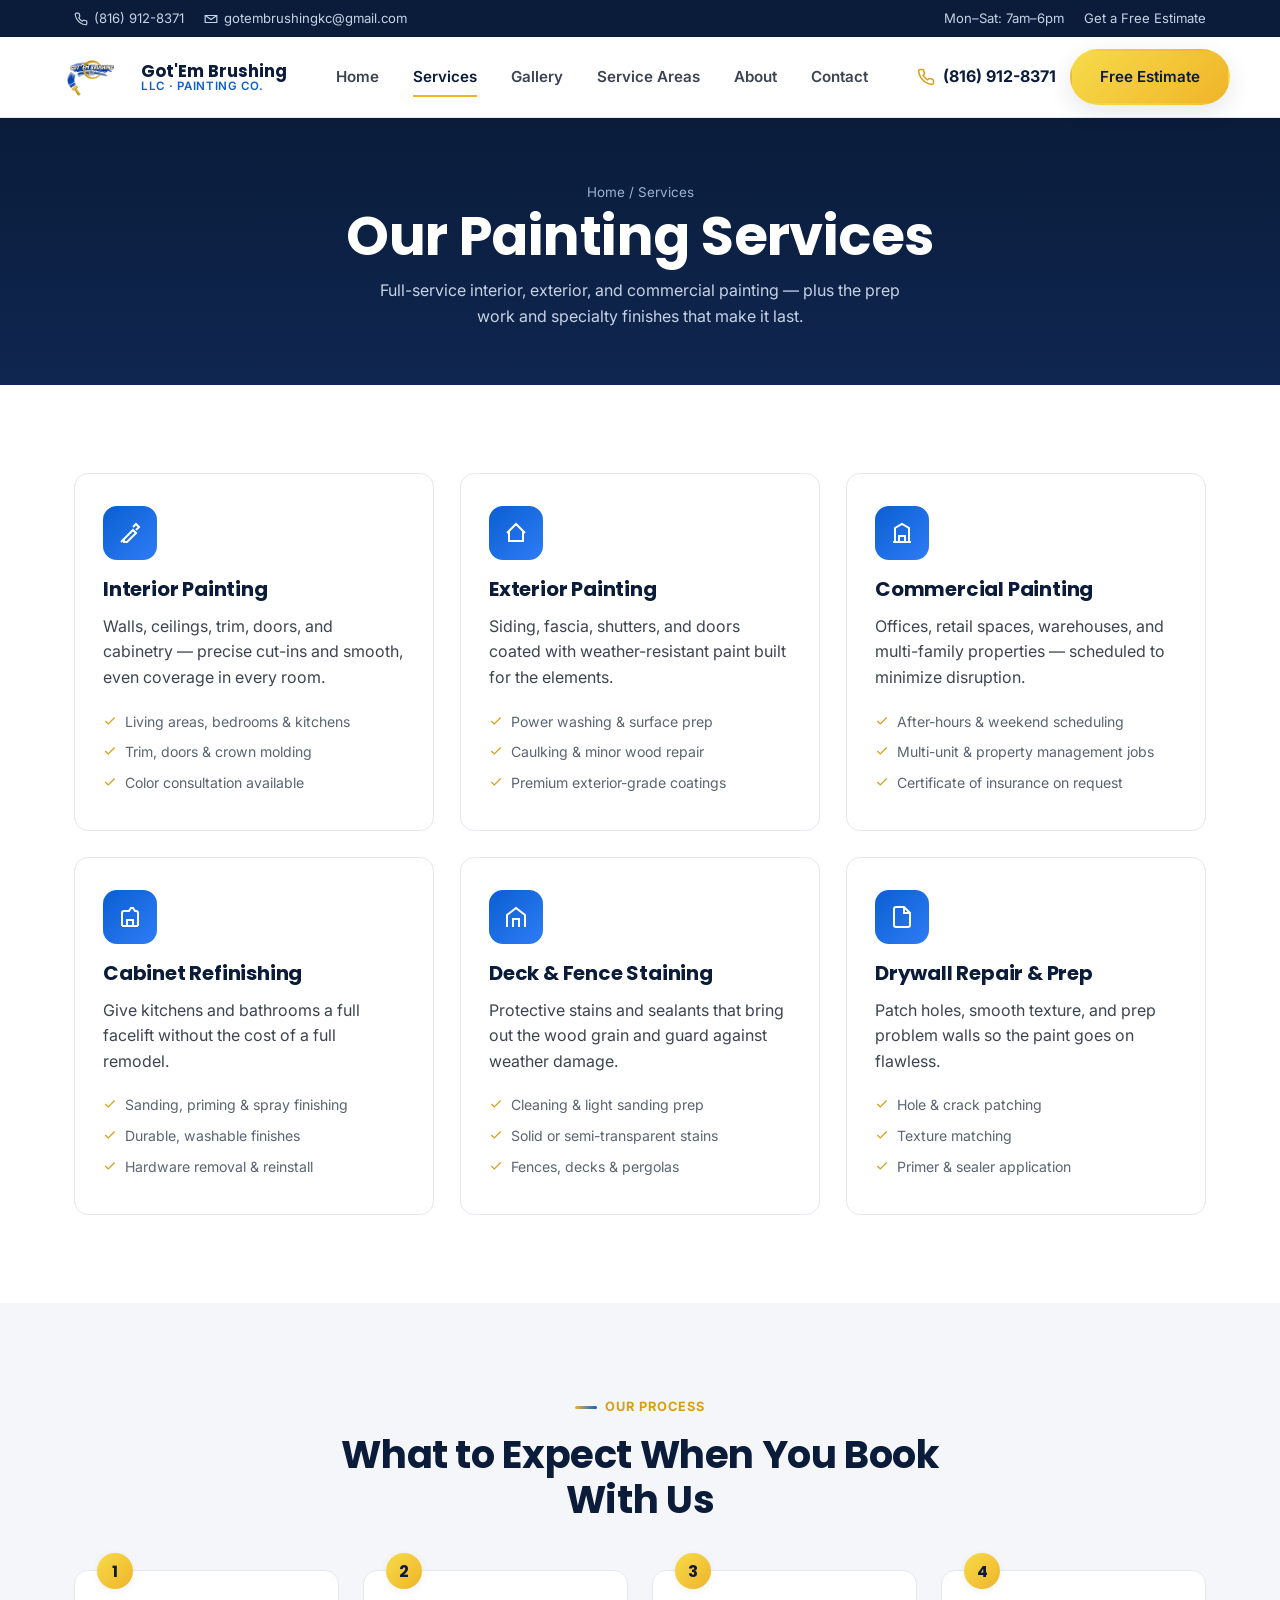
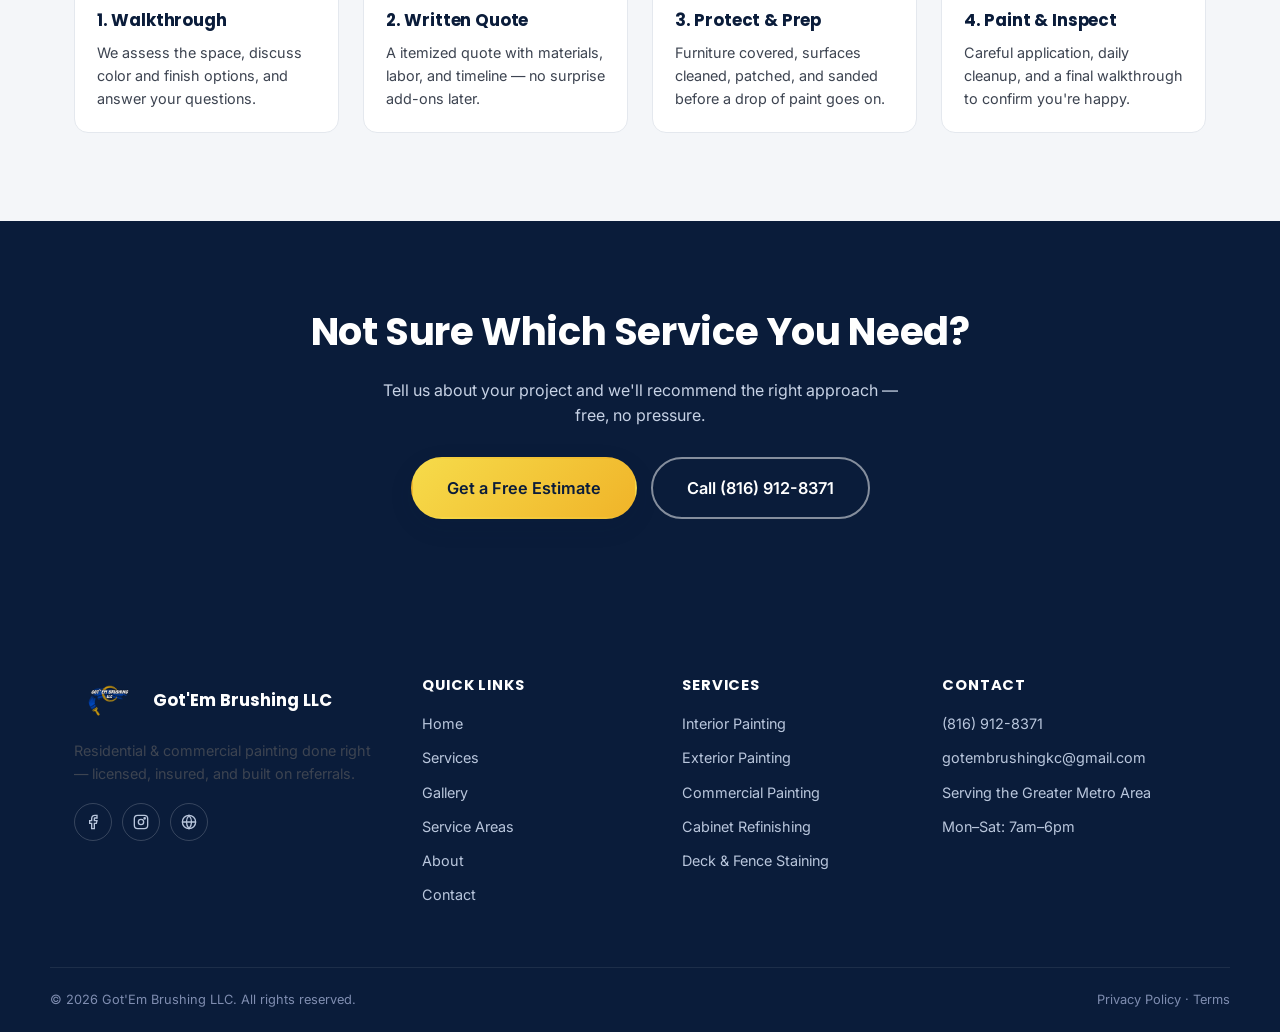
<file: gotem-brushing-site 6/services.html>
<!DOCTYPE html>
<html lang="en">
<head>
<meta charset="UTF-8">
<meta name="viewport" content="width=device-width, initial-scale=1.0">
<title>Services | Got'Em Brushing LLC</title>
<meta name="description" content="Interior, exterior, commercial, and specialty painting services from Got'Em Brushing LLC. Free estimates, licensed and insured.">
<link rel="icon" type="image/png" href="assets/images/favicon-32.png">
<link rel="preconnect" href="https://fonts.googleapis.com">
<link href="https://fonts.googleapis.com/css2?family=Inter:wght@400;500;600;700&family=Poppins:wght@600;700&display=swap" rel="stylesheet">
<link rel="stylesheet" href="css/style.css">
</head>
<body>

<div class="topbar">
  <div class="container">
    <div class="topbar-links">
      <span><svg width="14" height="14" viewBox="0 0 24 24" fill="none" stroke="currentColor" stroke-width="2"><path d="M22 16.92v3a2 2 0 0 1-2.18 2 19.79 19.79 0 0 1-8.63-3.07 19.5 19.5 0 0 1-6-6 19.79 19.79 0 0 1-3.07-8.67A2 2 0 0 1 4.11 2h3a2 2 0 0 1 2 1.72c.127.96.362 1.903.7 2.81a2 2 0 0 1-.45 2.11L8.09 9.91a16 16 0 0 0 6 6l1.27-1.27a2 2 0 0 1 2.11-.45c.907.338 1.85.573 2.81.7A2 2 0 0 1 22 16.92z"/></svg> (816) 912-8371</span>
      <span><svg width="14" height="14" viewBox="0 0 24 24" fill="none" stroke="currentColor" stroke-width="2"><path d="M22 6l-10 7L2 6"/><path d="M2 6h20v12H2z"/></svg> gotembrushingkc@gmail.com</span>
    </div>
    <div class="topbar-links">
      <span>Mon–Sat: 7am–6pm</span>
      <a href="contact.html">Get a Free Estimate</a>
    </div>
  </div>
</div>

<header class="site-header">
  <div class="container nav-wrap">
    <a href="index.html" class="brand">
      <img src="assets/images/logo.png" alt="Got'Em Brushing LLC logo">
      <span class="brand-text"><strong>Got'Em Brushing</strong><span>LLC · Painting Co.</span></span>
    </a>
    <nav class="nav-links">
      <a href="index.html">Home</a>
      <a href="services.html" class="active">Services</a>
      <a href="gallery.html">Gallery</a>
      <a href="service-areas.html">Service Areas</a>
      <a href="about.html">About</a>
      <a href="contact.html">Contact</a>
    </nav>
    <div class="nav-cta">
      <a href="tel:+18169128371" class="nav-phone">
        <svg width="18" height="18" viewBox="0 0 24 24" fill="none" stroke="currentColor" stroke-width="2"><path d="M22 16.92v3a2 2 0 0 1-2.18 2 19.79 19.79 0 0 1-8.63-3.07 19.5 19.5 0 0 1-6-6 19.79 19.79 0 0 1-3.07-8.67A2 2 0 0 1 4.11 2h3a2 2 0 0 1 2 1.72c.127.96.362 1.903.7 2.81a2 2 0 0 1-.45 2.11L8.09 9.91a16 16 0 0 0 6 6l1.27-1.27a2 2 0 0 1 2.11-.45c.907.338 1.85.573 2.81.7A2 2 0 0 1 22 16.92z"/></svg>
        (816) 912-8371
      </a>
      <a href="contact.html" class="btn btn-primary">Free Estimate</a>
    </div>
    <button class="nav-toggle" aria-label="Toggle menu"><span></span></button>
  </div>
</header>

<section class="page-hero">
  <div class="container">
    <div class="breadcrumbs"><a href="index.html">Home</a> / Services</div>
    <h1>Our Painting Services</h1>
    <p style="color:#c7d2e5;max-width:560px;margin:0 auto;">Full-service interior, exterior, and commercial painting — plus the prep work and specialty finishes that make it last.</p>
  </div>
</section>

<section class="section">
  <div class="container">
    <div class="grid-3">

      <div class="card reveal">
        <div class="card-icon"><svg width="24" height="24" viewBox="0 0 24 24" fill="none" stroke="currentColor" stroke-width="2"><path d="M3 21l3-3m0 0l9-9 3 3-9 9-3 0zM15 6l3-3 3 3-3 3"/></svg></div>
        <h3>Interior Painting</h3>
        <p>Walls, ceilings, trim, doors, and cabinetry — precise cut-ins and smooth, even coverage in every room.</p>
        <ul class="mini-list">
          <li><svg width="14" height="14" viewBox="0 0 24 24" fill="none" stroke="currentColor" stroke-width="2"><path d="M20 6L9 17l-5-5"/></svg> Living areas, bedrooms &amp; kitchens</li>
          <li><svg width="14" height="14" viewBox="0 0 24 24" fill="none" stroke="currentColor" stroke-width="2"><path d="M20 6L9 17l-5-5"/></svg> Trim, doors &amp; crown molding</li>
          <li><svg width="14" height="14" viewBox="0 0 24 24" fill="none" stroke="currentColor" stroke-width="2"><path d="M20 6L9 17l-5-5"/></svg> Color consultation available</li>
        </ul>
      </div>

      <div class="card reveal">
        <div class="card-icon"><svg width="24" height="24" viewBox="0 0 24 24" fill="none" stroke="currentColor" stroke-width="2"><path d="M3 12l9-9 9 9M5 10v10h14V10"/></svg></div>
        <h3>Exterior Painting</h3>
        <p>Siding, fascia, shutters, and doors coated with weather-resistant paint built for the elements.</p>
        <ul class="mini-list">
          <li><svg width="14" height="14" viewBox="0 0 24 24" fill="none" stroke="currentColor" stroke-width="2"><path d="M20 6L9 17l-5-5"/></svg> Power washing &amp; surface prep</li>
          <li><svg width="14" height="14" viewBox="0 0 24 24" fill="none" stroke="currentColor" stroke-width="2"><path d="M20 6L9 17l-5-5"/></svg> Caulking &amp; minor wood repair</li>
          <li><svg width="14" height="14" viewBox="0 0 24 24" fill="none" stroke="currentColor" stroke-width="2"><path d="M20 6L9 17l-5-5"/></svg> Premium exterior-grade coatings</li>
        </ul>
      </div>

      <div class="card reveal">
        <div class="card-icon"><svg width="24" height="24" viewBox="0 0 24 24" fill="none" stroke="currentColor" stroke-width="2"><path d="M3 21h18M5 21V7l7-4 7 4v14M9 21v-6h6v6"/></svg></div>
        <h3>Commercial Painting</h3>
        <p>Offices, retail spaces, warehouses, and multi-family properties — scheduled to minimize disruption.</p>
        <ul class="mini-list">
          <li><svg width="14" height="14" viewBox="0 0 24 24" fill="none" stroke="currentColor" stroke-width="2"><path d="M20 6L9 17l-5-5"/></svg> After-hours &amp; weekend scheduling</li>
          <li><svg width="14" height="14" viewBox="0 0 24 24" fill="none" stroke="currentColor" stroke-width="2"><path d="M20 6L9 17l-5-5"/></svg> Multi-unit &amp; property management jobs</li>
          <li><svg width="14" height="14" viewBox="0 0 24 24" fill="none" stroke="currentColor" stroke-width="2"><path d="M20 6L9 17l-5-5"/></svg> Certificate of insurance on request</li>
        </ul>
      </div>

      <div class="card reveal">
        <div class="card-icon"><svg width="24" height="24" viewBox="0 0 24 24" fill="none" stroke="currentColor" stroke-width="2"><path d="M4 21V8a2 2 0 0 1 2-2h5l2-3h2l2 3h1a2 2 0 0 1 2 2v13"/><path d="M4 21h16M9 21v-6h6v6"/></svg></div>
        <h3>Cabinet Refinishing</h3>
        <p>Give kitchens and bathrooms a full facelift without the cost of a full remodel.</p>
        <ul class="mini-list">
          <li><svg width="14" height="14" viewBox="0 0 24 24" fill="none" stroke="currentColor" stroke-width="2"><path d="M20 6L9 17l-5-5"/></svg> Sanding, priming &amp; spray finishing</li>
          <li><svg width="14" height="14" viewBox="0 0 24 24" fill="none" stroke="currentColor" stroke-width="2"><path d="M20 6L9 17l-5-5"/></svg> Durable, washable finishes</li>
          <li><svg width="14" height="14" viewBox="0 0 24 24" fill="none" stroke="currentColor" stroke-width="2"><path d="M20 6L9 17l-5-5"/></svg> Hardware removal &amp; reinstall</li>
        </ul>
      </div>

      <div class="card reveal">
        <div class="card-icon"><svg width="24" height="24" viewBox="0 0 24 24" fill="none" stroke="currentColor" stroke-width="2"><path d="M3 22V10l9-7 9 7v12M9 22V14h6v8"/></svg></div>
        <h3>Deck &amp; Fence Staining</h3>
        <p>Protective stains and sealants that bring out the wood grain and guard against weather damage.</p>
        <ul class="mini-list">
          <li><svg width="14" height="14" viewBox="0 0 24 24" fill="none" stroke="currentColor" stroke-width="2"><path d="M20 6L9 17l-5-5"/></svg> Cleaning &amp; light sanding prep</li>
          <li><svg width="14" height="14" viewBox="0 0 24 24" fill="none" stroke="currentColor" stroke-width="2"><path d="M20 6L9 17l-5-5"/></svg> Solid or semi-transparent stains</li>
          <li><svg width="14" height="14" viewBox="0 0 24 24" fill="none" stroke="currentColor" stroke-width="2"><path d="M20 6L9 17l-5-5"/></svg> Fences, decks &amp; pergolas</li>
        </ul>
      </div>

      <div class="card reveal">
        <div class="card-icon"><svg width="24" height="24" viewBox="0 0 24 24" fill="none" stroke="currentColor" stroke-width="2"><path d="M14 2H6a2 2 0 0 0-2 2v16a2 2 0 0 0 2 2h12a2 2 0 0 0 2-2V8z"/><path d="M14 2v6h6"/></svg></div>
        <h3>Drywall Repair &amp; Prep</h3>
        <p>Patch holes, smooth texture, and prep problem walls so the paint goes on flawless.</p>
        <ul class="mini-list">
          <li><svg width="14" height="14" viewBox="0 0 24 24" fill="none" stroke="currentColor" stroke-width="2"><path d="M20 6L9 17l-5-5"/></svg> Hole &amp; crack patching</li>
          <li><svg width="14" height="14" viewBox="0 0 24 24" fill="none" stroke="currentColor" stroke-width="2"><path d="M20 6L9 17l-5-5"/></svg> Texture matching</li>
          <li><svg width="14" height="14" viewBox="0 0 24 24" fill="none" stroke="currentColor" stroke-width="2"><path d="M20 6L9 17l-5-5"/></svg> Primer &amp; sealer application</li>
        </ul>
      </div>

    </div>
  </div>
</section>

<section class="section section-alt">
  <div class="container">
    <div class="section-head reveal">
      <div class="eyebrow">Our Process</div>
      <h2>What to Expect When You Book With Us</h2>
    </div>
    <div class="steps">
      <div class="step reveal">
        <h3>1. Walkthrough</h3>
        <p>We assess the space, discuss color and finish options, and answer your questions.</p>
      </div>
      <div class="step reveal">
        <h3>2. Written Quote</h3>
        <p>A itemized quote with materials, labor, and timeline — no surprise add-ons later.</p>
      </div>
      <div class="step reveal">
        <h3>3. Protect &amp; Prep</h3>
        <p>Furniture covered, surfaces cleaned, patched, and sanded before a drop of paint goes on.</p>
      </div>
      <div class="step reveal">
        <h3>4. Paint &amp; Inspect</h3>
        <p>Careful application, daily cleanup, and a final walkthrough to confirm you're happy.</p>
      </div>
    </div>
  </div>
</section>

<section class="section section-navy">
  <div class="container text-center reveal">
    <h2>Not Sure Which Service You Need?</h2>
    <p style="max-width:520px;margin:0 auto 28px;">Tell us about your project and we'll recommend the right approach — free, no pressure.</p>
    <div class="hero-actions" style="justify-content:center;">
      <a href="contact.html" class="btn btn-primary btn-lg">Get a Free Estimate</a>
      <a href="tel:+18169128371" class="btn btn-outline btn-lg">Call (816) 912-8371</a>
    </div>
  </div>
</section>

<footer class="site-footer">
  <div class="container footer-grid">
    <div>
      <div class="footer-brand">
        <img src="assets/images/logo.png" alt="Got'Em Brushing LLC logo">
        <strong>Got'Em Brushing LLC</strong>
      </div>
      <p style="font-size:.9rem;">Residential &amp; commercial painting done right — licensed, insured, and built on referrals.</p>
      <div class="footer-social">
        <a href="#" aria-label="Facebook"><svg width="16" height="16" viewBox="0 0 24 24" fill="none" stroke="currentColor" stroke-width="2"><path d="M18 2h-3a5 5 0 0 0-5 5v3H7v4h3v8h4v-8h3l1-4h-4V7a1 1 0 0 1 1-1h3z"/></svg></a>
        <a href="#" aria-label="Instagram"><svg width="16" height="16" viewBox="0 0 24 24" fill="none" stroke="currentColor" stroke-width="2"><rect x="2" y="2" width="20" height="20" rx="5"/><circle cx="12" cy="12" r="4"/><circle cx="17.5" cy="6.5" r="1"/></svg></a>
        <a href="#" aria-label="Google"><svg width="16" height="16" viewBox="0 0 24 24" fill="none" stroke="currentColor" stroke-width="2"><circle cx="12" cy="12" r="10"/><path d="M2 12h20M12 2a15 15 0 0 1 0 20 15 15 0 0 1 0-20z"/></svg></a>
      </div>
    </div>
    <div>
      <h4>Quick Links</h4>
      <ul>
        <li><a href="index.html">Home</a></li>
        <li><a href="services.html">Services</a></li>
        <li><a href="gallery.html">Gallery</a></li>
        <li><a href="service-areas.html">Service Areas</a></li>
        <li><a href="about.html">About</a></li>
        <li><a href="contact.html">Contact</a></li>
      </ul>
    </div>
    <div>
      <h4>Services</h4>
      <ul>
        <li><a href="services.html">Interior Painting</a></li>
        <li><a href="services.html">Exterior Painting</a></li>
        <li><a href="services.html">Commercial Painting</a></li>
        <li><a href="services.html">Cabinet Refinishing</a></li>
        <li><a href="services.html">Deck &amp; Fence Staining</a></li>
      </ul>
    </div>
    <div>
      <h4>Contact</h4>
      <ul>
        <li><a href="tel:+18169128371">(816) 912-8371</a></li>
        <li><a href="mailto:gotembrushingkc@gmail.com">gotembrushingkc@gmail.com</a></li>
        <li>Serving the Greater Metro Area</li>
        <li>Mon–Sat: 7am–6pm</li>
      </ul>
    </div>
  </div>
  <div class="container footer-bottom">
    <span>© <span class="current-year">2026</span> Got'Em Brushing LLC. All rights reserved.</span>
    <span><a href="#">Privacy Policy</a> · <a href="#">Terms</a></span>
  </div>
</footer>

<div class="mobile-call-bar">
  <a href="tel:+18169128371">
    <svg width="18" height="18" viewBox="0 0 24 24" fill="none" stroke="currentColor" stroke-width="2"><path d="M22 16.92v3a2 2 0 0 1-2.18 2 19.79 19.79 0 0 1-8.63-3.07 19.5 19.5 0 0 1-6-6 19.79 19.79 0 0 1-3.07-8.67A2 2 0 0 1 4.11 2h3a2 2 0 0 1 2 1.72c.127.96.362 1.903.7 2.81a2 2 0 0 1-.45 2.11L8.09 9.91a16 16 0 0 0 6 6l1.27-1.27a2 2 0 0 1 2.11-.45c.907.338 1.85.573 2.81.7A2 2 0 0 1 22 16.92z"/></svg>
    Call Now — Free Estimate
  </a>
</div>

<button class="back-to-top" aria-label="Back to top">
  <svg width="18" height="18" viewBox="0 0 24 24" fill="none" stroke="currentColor" stroke-width="2"><path d="M12 19V5M5 12l7-7 7 7"/></svg>
</button>

<script src="js/main.js"></script>
</body>
</html>
</file>
<file: gotem-brushing-site 6/css/style.css>
/* ==========================================================================
   Got'Em Brushing LLC — Main Stylesheet
   ========================================================================== */

:root {
  --navy: #0a1c3a;
  --navy-800: #0f2650;
  --blue: #0b5fd1;
  --blue-600: #0950b3;
  --blue-light: #2e7cf6;
  --gold: #f0b429;
  --gold-600: #d99e11;
  --gold-light: #f6db4a;
  --gray-900: #14181f;
  --gray-700: #3d4451;
  --gray-600: #5b6472;
  --gray-400: #97a1af;
  --gray-200: #e4e8ee;
  --gray-100: #f4f6f9;
  --white: #ffffff;

  --radius: 14px;
  --radius-sm: 8px;
  --shadow-sm: 0 2px 8px rgba(10, 28, 58, 0.06);
  --shadow-md: 0 8px 24px rgba(10, 28, 58, 0.10);
  --shadow-lg: 0 20px 48px rgba(10, 28, 58, 0.16);
  --container: 1180px;
  --transition: 220ms cubic-bezier(.4,0,.2,1);
}

* { box-sizing: border-box; }
html { scroll-behavior: smooth; }

body {
  margin: 0;
  font-family: "Inter", -apple-system, BlinkMacSystemFont, "Segoe UI", Roboto, Helvetica, Arial, sans-serif;
  color: var(--gray-900);
  background: var(--white);
  line-height: 1.6;
  -webkit-font-smoothing: antialiased;
}

h1, h2, h3, h4 {
  font-family: "Poppins", "Inter", sans-serif;
  font-weight: 700;
  line-height: 1.18;
  margin: 0 0 .6em;
  color: var(--navy);
  letter-spacing: -0.01em;
}

h1 { font-size: clamp(2.2rem, 4.5vw, 3.4rem); }
h2 { font-size: clamp(1.7rem, 3vw, 2.4rem); }
h3 { font-size: 1.25rem; }
p { margin: 0 0 1em; color: var(--gray-700); }
a { color: inherit; text-decoration: none; }
ul { padding: 0; margin: 0; list-style: none; }
img { max-width: 100%; display: block; }
button { font-family: inherit; cursor: pointer; }

.container {
  width: 100%;
  max-width: var(--container);
  margin: 0 auto;
  padding: 0 24px;
}

.eyebrow {
  display: inline-flex;
  align-items: center;
  gap: 8px;
  font-size: .8rem;
  font-weight: 700;
  letter-spacing: .08em;
  text-transform: uppercase;
  color: var(--gold-600);
  margin-bottom: 14px;
}
.eyebrow::before {
  content: "";
  width: 22px;
  height: 3px;
  border-radius: 2px;
  background: linear-gradient(90deg, var(--gold), var(--blue));
}

.section { padding: 88px 0; }
.section-tight { padding: 56px 0; }
.section-alt { background: var(--gray-100); }
.section-navy { background: var(--navy); color: var(--white); }
.section-navy h2, .section-navy h3 { color: var(--white); }
.section-navy p { color: #c7d2e5; }

.section-head {
  max-width: 640px;
  margin: 0 auto 48px;
  text-align: center;
}
.section-head.left { margin: 0 0 48px; text-align: left; }

/* ---------- Buttons ---------- */
.btn {
  display: inline-flex;
  align-items: center;
  justify-content: center;
  gap: 8px;
  padding: 14px 28px;
  border-radius: 100px;
  font-weight: 600;
  font-size: .95rem;
  border: 2px solid transparent;
  transition: transform var(--transition), box-shadow var(--transition), background var(--transition), color var(--transition);
  white-space: nowrap;
}
.btn-primary {
  background: linear-gradient(135deg, var(--gold-light), var(--gold));
  color: var(--navy);
  box-shadow: var(--shadow-md);
}
.btn-primary:hover { transform: translateY(-2px); box-shadow: var(--shadow-lg); }
.btn-outline {
  background: transparent;
  border-color: rgba(255,255,255,.5);
  color: var(--white);
}
.btn-outline:hover { background: rgba(255,255,255,.12); border-color: var(--white); }
.btn-outline-dark {
  background: transparent;
  border-color: var(--navy);
  color: var(--navy);
}
.btn-outline-dark:hover { background: var(--navy); color: var(--white); }
.btn-block { width: 100%; }
.btn-lg { padding: 16px 34px; font-size: 1.02rem; }

/* ---------- Top bar ---------- */
.topbar {
  background: var(--navy);
  color: #c7d2e5;
  font-size: .82rem;
}
.topbar .container {
  display: flex;
  align-items: center;
  justify-content: space-between;
  padding-top: 8px;
  padding-bottom: 8px;
  gap: 16px;
}
.topbar a { color: #c7d2e5; }
.topbar a:hover { color: var(--gold-light); }
.topbar-links { display: flex; gap: 20px; align-items: center; }
.topbar-links span { display: inline-flex; align-items: center; gap: 6px; }

/* ---------- Header / Nav ---------- */
.site-header {
  position: sticky;
  top: 0;
  z-index: 500;
  background: rgba(255,255,255,.92);
  backdrop-filter: blur(10px);
  border-bottom: 1px solid var(--gray-200);
  transition: box-shadow var(--transition), padding var(--transition);
}
.site-header.scrolled { box-shadow: var(--shadow-sm); }
.nav-wrap {
  display: flex;
  align-items: center;
  justify-content: space-between;
  padding: 12px 0;
}
.brand { display: flex; align-items: center; gap: 10px; }
.brand img { height: 54px; width: auto; }
.brand-text { display: flex; flex-direction: column; line-height: 1.1; }
.brand-text strong { font-family: "Poppins", sans-serif; font-size: 1.05rem; color: var(--navy); }
.brand-text span { font-size: .72rem; letter-spacing: .06em; text-transform: uppercase; color: var(--blue); font-weight: 600; }

.nav-links {
  display: flex;
  align-items: center;
  gap: 34px;
}
.nav-links a {
  font-weight: 600;
  font-size: .95rem;
  color: var(--gray-700);
  position: relative;
  padding: 6px 0;
}
.nav-links a::after {
  content: "";
  position: absolute;
  left: 0; right: 0; bottom: -2px;
  height: 2px;
  background: var(--gold);
  transform: scaleX(0);
  transform-origin: left;
  transition: transform var(--transition);
}
.nav-links a:hover { color: var(--navy); }
.nav-links a:hover::after { transform: scaleX(1); }
.nav-links a.active { color: var(--navy); }
.nav-links a.active::after { transform: scaleX(1); }

.nav-cta { display: flex; align-items: center; gap: 14px; }
.nav-phone {
  display: flex;
  align-items: center;
  gap: 8px;
  font-weight: 700;
  color: var(--navy);
}
.nav-phone svg { color: var(--gold-600); }

.nav-toggle {
  display: none;
  background: none;
  border: none;
  width: 40px;
  height: 40px;
  align-items: center;
  justify-content: center;
}
.nav-toggle span,
.nav-toggle span::before,
.nav-toggle span::after {
  content: "";
  display: block;
  width: 22px;
  height: 2px;
  background: var(--navy);
  position: relative;
  transition: transform var(--transition), opacity var(--transition);
}
.nav-toggle span::before { position: absolute; top: -7px; }
.nav-toggle span::after { position: absolute; top: 7px; }
.nav-toggle.open span { background: transparent; }
.nav-toggle.open span::before { transform: translateY(7px) rotate(45deg); }
.nav-toggle.open span::after { transform: translateY(-7px) rotate(-45deg); }

/* ---------- Hero shared bits (also used by inner-page CTAs) ---------- */
.hero-copy p.lead { font-size: 1.12rem; color: #cdd8ec; max-width: 520px; }
.hero-badges {
  display: flex;
  flex-wrap: wrap;
  gap: 12px;
  margin: 28px 0 34px;
}
.hero-badge {
  display: flex;
  align-items: center;
  gap: 8px;
  background: rgba(255,255,255,.08);
  border: 1px solid rgba(255,255,255,.14);
  padding: 9px 16px;
  border-radius: 100px;
  font-size: .84rem;
  font-weight: 600;
}
.hero-badge svg { color: var(--gold-light); flex-shrink: 0; }
.hero-actions { display: flex; flex-wrap: wrap; gap: 14px; }

/* ---------- Parallax color-changing hero (Home page) ---------- */
.hero-scroll {
  position: relative;
  height: 280vh;
  background: var(--navy);
}
.hero-pin {
  position: sticky;
  top: 0;
  height: 100vh;
  min-height: 560px;
  overflow: hidden;
  display: flex;
  align-items: center;
}
.hero-photo-stack {
  position: absolute;
  inset: -4% -2%;
  will-change: transform;
}
.house-photo {
  position: absolute;
  inset: 0;
  width: 100%;
  height: 100%;
  object-fit: cover;
  object-position: center 65%;
  opacity: 0;
}
.house-photo:first-child { opacity: 1; }
.hero-scrim {
  position: absolute;
  inset: 0;
  background: linear-gradient(100deg, rgba(10,28,58,.85) 0%, rgba(10,28,58,.64) 30%, rgba(10,28,58,.2) 58%, rgba(10,28,58,0) 76%);
  pointer-events: none;
}
.hero-copy-wrap { position: relative; z-index: 5; width: 100%; pointer-events: none; }
.hero-copy-wrap .hero-copy { max-width: 560px; pointer-events: auto; }
.hero-copy-wrap h1 { color: var(--white); }
.hero-copy-wrap p.lead { color: #dfe6f2; }

.paint-swatch-panel {
  position: absolute;
  right: 32px;
  bottom: 96px;
  z-index: 6;
  background: rgba(10,28,58,.55);
  backdrop-filter: blur(10px);
  border: 1px solid rgba(255,255,255,.18);
  border-radius: 16px;
  padding: 16px 20px;
  color: var(--white);
  display: flex;
  flex-direction: column;
  gap: 8px;
  min-width: 190px;
  box-shadow: var(--shadow-md);
}
.swatch-panel-label { font-size: .68rem; text-transform: uppercase; letter-spacing: .08em; color: #b9c6dc; font-weight: 700; }
.swatch-color-name { font-family: "Poppins", sans-serif; font-size: 1.05rem; transition: opacity .2s ease; }
.swatch-dots { display: flex; gap: 8px; margin-top: 4px; }
.swatch-dot {
  width: 15px; height: 15px;
  border-radius: 50%;
  border: 2px solid rgba(255,255,255,.35);
  transition: transform .25s ease, border-color .25s ease;
}
.swatch-dot.active { transform: scale(1.3); border-color: #fff; }

.scroll-cue {
  position: absolute;
  left: 50%;
  bottom: 30px;
  transform: translateX(-50%);
  display: flex;
  flex-direction: column;
  align-items: center;
  gap: 6px;
  color: #dfe6f2;
  font-size: .72rem;
  letter-spacing: .04em;
  z-index: 6;
  animation: heroBounce 2s infinite;
  opacity: 1;
  transition: opacity .4s ease;
  pointer-events: none;
}
.scroll-cue.hide { opacity: 0; }
@keyframes heroBounce {
  0%, 100% { transform: translate(-50%, 0); }
  50% { transform: translate(-50%, 8px); }
}
@keyframes heroBounceStatic {
  0%, 100% { transform: translateY(0); }
  50% { transform: translateY(8px); }
}

@media (prefers-reduced-motion: reduce) {
  .hero-scroll { height: 100vh !important; }
  .hero-pin { position: relative; }
  .scroll-cue { display: none; }
}

/* ---------- Trust strip ---------- */
.trust-strip {
  background: var(--white);
  border-bottom: 1px solid var(--gray-200);
}
.trust-strip .container {
  display: grid;
  grid-template-columns: repeat(4, 1fr);
  gap: 24px;
  padding-top: 34px;
  padding-bottom: 34px;
}
.trust-item { text-align: center; }
.trust-item strong {
  display: block;
  font-family: "Poppins", sans-serif;
  font-size: 1.7rem;
  color: var(--navy);
}
.trust-item span { font-size: .84rem; color: var(--gray-600); font-weight: 600; }

/* ---------- Cards ---------- */
.grid-3 { display: grid; grid-template-columns: repeat(3, 1fr); gap: 26px; }
.grid-2 { display: grid; grid-template-columns: repeat(2, 1fr); gap: 26px; }
.grid-4 { display: grid; grid-template-columns: repeat(4, 1fr); gap: 22px; }

.card {
  background: var(--white);
  border: 1px solid var(--gray-200);
  border-radius: var(--radius);
  padding: 32px 28px;
  transition: transform var(--transition), box-shadow var(--transition), border-color var(--transition);
}
.card:hover { transform: translateY(-6px); box-shadow: var(--shadow-lg); border-color: transparent; }
.card-icon {
  width: 54px; height: 54px;
  border-radius: 14px;
  display: flex; align-items: center; justify-content: center;
  background: linear-gradient(135deg, var(--blue), var(--blue-light));
  color: var(--white);
  margin-bottom: 18px;
}
.card ul.mini-list { margin-top: 14px; }
.card ul.mini-list li {
  display: flex;
  gap: 8px;
  align-items: flex-start;
  font-size: .88rem;
  color: var(--gray-600);
  padding: 4px 0;
}
.card ul.mini-list li svg { color: var(--gold-600); flex-shrink: 0; margin-top: 3px; }
.card-link {
  display: inline-flex;
  align-items: center;
  gap: 6px;
  margin-top: 18px;
  font-weight: 700;
  font-size: .88rem;
  color: var(--blue);
}
.card-link svg { transition: transform var(--transition); }
.card:hover .card-link svg { transform: translateX(4px); }

/* ---------- Process steps ---------- */
.steps {
  display: grid;
  grid-template-columns: repeat(4, 1fr);
  gap: 24px;
  counter-reset: step;
}
.step {
  position: relative;
  padding: 30px 22px 22px;
  background: var(--white);
  border-radius: var(--radius);
  border: 1px solid var(--gray-200);
}
.step::before {
  counter-increment: step;
  content: counter(step);
  position: absolute;
  top: -18px; left: 22px;
  width: 36px; height: 36px;
  border-radius: 50%;
  background: linear-gradient(135deg, var(--gold-light), var(--gold));
  color: var(--navy);
  display: flex; align-items: center; justify-content: center;
  font-family: "Poppins", sans-serif;
  font-weight: 700;
  box-shadow: var(--shadow-sm);
}
.step h3 { margin-top: 10px; font-size: 1.05rem; }
.step p { font-size: .9rem; margin-bottom: 0; }

/* ---------- Testimonials ---------- */
.testimonial {
  background: var(--white);
  border: 1px solid var(--gray-200);
  border-radius: var(--radius);
  padding: 28px;
  height: 100%;
}
.stars { color: var(--gold); display: flex; gap: 3px; margin-bottom: 14px; }
.testimonial p.quote { font-style: italic; color: var(--gray-700); }
.testimonial-author { display: flex; align-items: center; gap: 12px; margin-top: 18px; }
.avatar {
  width: 42px; height: 42px; border-radius: 50%;
  background: linear-gradient(135deg, var(--blue), var(--navy));
  color: var(--white);
  display: flex; align-items: center; justify-content: center;
  font-weight: 700; font-family: "Poppins", sans-serif;
}
.testimonial-author strong { display: block; font-size: .92rem; color: var(--navy); }
.testimonial-author span { font-size: .78rem; color: var(--gray-600); }

/* ---------- CTA band ---------- */
.cta-band {
  background: linear-gradient(120deg, var(--blue-600), var(--blue));
  color: var(--white);
  border-radius: var(--radius);
  padding: 48px;
  display: flex;
  align-items: center;
  justify-content: space-between;
  gap: 24px;
  flex-wrap: wrap;
}
.cta-band h2, .cta-band p { color: var(--white); }
.cta-band p { color: #dfe9fb; margin: 0; }

/* ---------- Gallery ---------- */
.filter-bar {
  display: flex;
  gap: 10px;
  justify-content: center;
  flex-wrap: wrap;
  margin-bottom: 36px;
}
.filter-btn {
  padding: 10px 20px;
  border-radius: 100px;
  border: 1px solid var(--gray-200);
  background: var(--white);
  font-weight: 600;
  font-size: .86rem;
  color: var(--gray-700);
  transition: all var(--transition);
}
.filter-btn:hover { border-color: var(--blue); color: var(--blue); }
.filter-btn.active {
  background: var(--navy);
  color: var(--white);
  border-color: var(--navy);
}
.gallery-grid {
  display: grid;
  grid-template-columns: repeat(3, 1fr);
  gap: 20px;
}
.gallery-item {
  position: relative;
  border-radius: var(--radius);
  overflow: hidden;
  aspect-ratio: 4/3;
  cursor: pointer;
  transition: transform var(--transition);
}
.gallery-item.hide { display: none; }
.gallery-item:hover { transform: scale(1.02); }
.gallery-item img { width: 100%; height: 100%; object-fit: cover; transition: transform .4s ease; }
.gallery-item:hover img { transform: scale(1.08); }
.gallery-cap {
  position: absolute; inset: auto 0 0 0;
  padding: 16px;
  background: linear-gradient(180deg, transparent, rgba(10,28,58,.85));
  color: var(--white);
  opacity: 0;
  transform: translateY(8px);
  transition: all var(--transition);
}
.gallery-item:hover .gallery-cap { opacity: 1; transform: translateY(0); }
.gallery-cap strong { display: block; font-size: .92rem; }
.gallery-cap span { font-size: .74rem; color: #cdd8ec; }

.lightbox {
  position: fixed; inset: 0;
  background: rgba(10,15,25,.92);
  display: none;
  align-items: center;
  justify-content: center;
  z-index: 1000;
  padding: 40px;
}
.lightbox.open { display: flex; }
.lightbox img { max-width: 90vw; max-height: 82vh; border-radius: 10px; box-shadow: var(--shadow-lg); }
.lightbox-close, .lightbox-nav {
  position: absolute;
  background: rgba(255,255,255,.1);
  border: 1px solid rgba(255,255,255,.25);
  color: var(--white);
  width: 44px; height: 44px;
  border-radius: 50%;
  display: flex; align-items: center; justify-content: center;
  transition: background var(--transition);
}
.lightbox-close:hover, .lightbox-nav:hover { background: rgba(255,255,255,.22); }
.lightbox-close { top: 24px; right: 24px; }
.lightbox-nav.prev { left: 24px; top: 50%; transform: translateY(-50%); }
.lightbox-nav.next { right: 24px; top: 50%; transform: translateY(-50%); }
.lightbox-cap { position: absolute; bottom: 28px; left: 0; right: 0; text-align: center; color: #cdd8ec; font-size: .9rem; }

/* ---------- Forms ---------- */
.form-card {
  background: var(--white);
  border-radius: var(--radius);
  border: 1px solid var(--gray-200);
  padding: 36px;
  box-shadow: var(--shadow-md);
}
.form-row { display: grid; grid-template-columns: 1fr 1fr; gap: 18px; }
.field { margin-bottom: 18px; }
.field label {
  display: block;
  font-size: .84rem;
  font-weight: 700;
  color: var(--navy);
  margin-bottom: 7px;
}
.field input,
.field select,
.field textarea {
  width: 100%;
  padding: 13px 14px;
  border-radius: var(--radius-sm);
  border: 1.5px solid var(--gray-200);
  font-family: inherit;
  font-size: .94rem;
  color: var(--gray-900);
  background: var(--white);
  transition: border-color var(--transition), box-shadow var(--transition);
}
.field input:focus,
.field select:focus,
.field textarea:focus {
  outline: none;
  border-color: var(--blue);
  box-shadow: 0 0 0 4px rgba(11,95,209,.12);
}
.field textarea { resize: vertical; min-height: 120px; }
.field-error { display: none; color: #d64545; font-size: .78rem; margin-top: 6px; font-weight: 600; }
.field.invalid input,
.field.invalid select,
.field.invalid textarea { border-color: #d64545; }
.field.invalid .field-error { display: block; }

.form-success {
  display: none;
  align-items: center;
  gap: 14px;
  background: #eafaf0;
  border: 1px solid #b7ecc8;
  color: #1e7a44;
  padding: 18px 20px;
  border-radius: var(--radius-sm);
  margin-bottom: 20px;
  font-weight: 600;
  font-size: .92rem;
}
.form-success.show { display: flex; }

.contact-info-list { display: flex; flex-direction: column; gap: 22px; }
.contact-info-item { display: flex; gap: 16px; align-items: flex-start; }
.contact-info-item .ico {
  width: 46px; height: 46px; border-radius: 12px;
  background: rgba(11,95,209,.1);
  color: var(--blue);
  display: flex; align-items: center; justify-content: center;
  flex-shrink: 0;
}
.contact-info-item strong { display: block; color: var(--navy); margin-bottom: 2px; }
.contact-info-item span, .contact-info-item a { color: var(--gray-600); font-size: .92rem; }
.contact-info-item a:hover { color: var(--blue); }

.map-embed {
  border-radius: var(--radius);
  overflow: hidden;
  border: 1px solid var(--gray-200);
  height: 320px;
  background: var(--gray-100);
}
.map-embed iframe { width: 100%; height: 100%; border: 0; }

/* ---------- Page hero (inner pages) ---------- */
.page-hero {
  background: linear-gradient(180deg, var(--navy), var(--navy-800));
  color: var(--white);
  padding: 64px 0 56px;
  text-align: center;
}
.page-hero h1 { color: var(--white); margin-bottom: 10px; }
.breadcrumbs { font-size: .84rem; color: #9db2d6; }
.breadcrumbs a:hover { color: var(--gold-light); }

/* ---------- Footer ---------- */
.site-footer { background: var(--navy); color: #b9c6dc; padding: 70px 0 0; }
.footer-grid {
  display: grid;
  grid-template-columns: 1.4fr 1fr 1fr 1.2fr;
  gap: 40px;
  padding-bottom: 50px;
  border-bottom: 1px solid rgba(255,255,255,.08);
}
.footer-brand { display: flex; align-items: center; gap: 10px; margin-bottom: 16px; }
.footer-brand img { height: 46px; }
.footer-brand strong { color: var(--white); font-family: "Poppins", sans-serif; font-size: 1.05rem; }
.site-footer h4 { color: var(--white); font-size: .92rem; text-transform: uppercase; letter-spacing: .06em; margin-bottom: 18px; }
.site-footer ul li { margin-bottom: 11px; font-size: .9rem; }
.site-footer ul li a:hover { color: var(--gold-light); }
.footer-social { display: flex; gap: 10px; margin-top: 18px; }
.footer-social a {
  width: 38px; height: 38px; border-radius: 50%;
  border: 1px solid rgba(255,255,255,.18);
  display: flex; align-items: center; justify-content: center;
  transition: background var(--transition), border-color var(--transition);
}
.footer-social a:hover { background: var(--gold); border-color: var(--gold); color: var(--navy); }
.footer-bottom {
  display: flex;
  justify-content: space-between;
  align-items: center;
  padding: 22px 0;
  font-size: .8rem;
  color: #7f8db0;
  flex-wrap: wrap;
  gap: 10px;
}
.footer-bottom a:hover { color: var(--gold-light); }

/* ---------- Scroll reveal ---------- */
.reveal { opacity: 0; transform: translateY(24px); transition: opacity .7s ease, transform .7s ease; }
.reveal.in { opacity: 1; transform: translateY(0); }

/* ---------- Back to top ---------- */
.back-to-top {
  position: fixed;
  right: 24px; bottom: 24px;
  width: 46px; height: 46px;
  border-radius: 50%;
  background: var(--navy);
  color: var(--white);
  display: flex; align-items: center; justify-content: center;
  box-shadow: var(--shadow-md);
  opacity: 0; visibility: hidden;
  transform: translateY(10px);
  transition: all var(--transition);
  z-index: 400;
  border: none;
}
.back-to-top.show { opacity: 1; visibility: visible; transform: translateY(0); }
.back-to-top:hover { background: var(--blue); }

/* ---------- Sticky mobile call bar ---------- */
.mobile-call-bar {
  display: none;
  position: fixed;
  left: 0; right: 0; bottom: 0;
  z-index: 450;
  background: var(--navy);
  padding: 12px 16px;
  box-shadow: 0 -6px 20px rgba(0,0,0,.15);
}
.mobile-call-bar a {
  display: flex; align-items: center; justify-content: center; gap: 10px;
  background: linear-gradient(135deg, var(--gold-light), var(--gold));
  color: var(--navy);
  font-weight: 700;
  padding: 13px;
  border-radius: 100px;
}

/* ---------- Utility ---------- */
.badge-pill {
  display: inline-block;
  padding: 6px 14px;
  border-radius: 100px;
  background: rgba(11,95,209,.1);
  color: var(--blue);
  font-size: .78rem;
  font-weight: 700;
  margin-bottom: 12px;
}
.text-center { text-align: center; }
.mt-0 { margin-top: 0; }

/* ---------- Responsive ---------- */
@media (max-width: 980px) {
  .hero-scroll { height: 240vh; }
  .paint-swatch-panel { right: 20px; bottom: 84px; min-width: 168px; padding: 14px 16px; }
  .grid-3, .grid-2, .grid-4 { grid-template-columns: repeat(2, 1fr); }
  .steps { grid-template-columns: repeat(2, 1fr); }
  .trust-strip .container { grid-template-columns: repeat(2, 1fr); }
  .footer-grid { grid-template-columns: 1fr 1fr; }
  .gallery-grid { grid-template-columns: repeat(2, 1fr); }
  .form-row { grid-template-columns: 1fr; }
}

@media (max-width: 760px) {
  .topbar { display: none; }
  .nav-links, .nav-cta .nav-phone { display: none; }
  .nav-toggle { display: flex; }
  .nav-links {
    position: fixed;
    top: 0; right: 0;
    height: 100vh;
    width: min(80vw, 320px);
    background: var(--white);
    flex-direction: column;
    align-items: flex-start;
    padding: 100px 32px 32px;
    gap: 24px;
    transform: translateX(100%);
    transition: transform var(--transition);
    box-shadow: var(--shadow-lg);
    z-index: 490;
  }
  .nav-links.open { display: flex; transform: translateX(0); }
  .nav-links a { font-size: 1.05rem; }
  .grid-3, .grid-2, .grid-4 { grid-template-columns: 1fr; }
  .steps { grid-template-columns: 1fr; }
  .trust-strip .container { grid-template-columns: repeat(2, 1fr); }
  .footer-grid { grid-template-columns: 1fr; padding-bottom: 30px; }
  .footer-bottom { flex-direction: column; text-align: center; }
  .gallery-grid { grid-template-columns: 1fr; }
  .cta-band { flex-direction: column; text-align: center; padding: 36px 26px; }
  .section { padding: 60px 0; }
  .mobile-call-bar { display: block; }
  body { padding-bottom: 76px; }
  .hero-scroll { height: 220vh; }
  .hero-pin { height: 72vh; min-height: 700px; align-items: flex-start; padding-top: 76px; }
  .hero-photo-stack { inset: 0; background: var(--navy); }
  .house-photo { object-fit: cover; object-position: center 32%; }
  .hero-scrim { background: linear-gradient(180deg, rgba(10,28,58,.25) 0%, rgba(10,28,58,.45) 55%, rgba(10,28,58,.92) 100%); }
  .paint-swatch-panel { left: 20px; right: 20px; top: 480px; bottom: auto; flex-direction: row; align-items: center; justify-content: space-between; min-width: 0; padding: 12px 16px; }
  .scroll-cue { bottom: 20px; }
}
</file>
